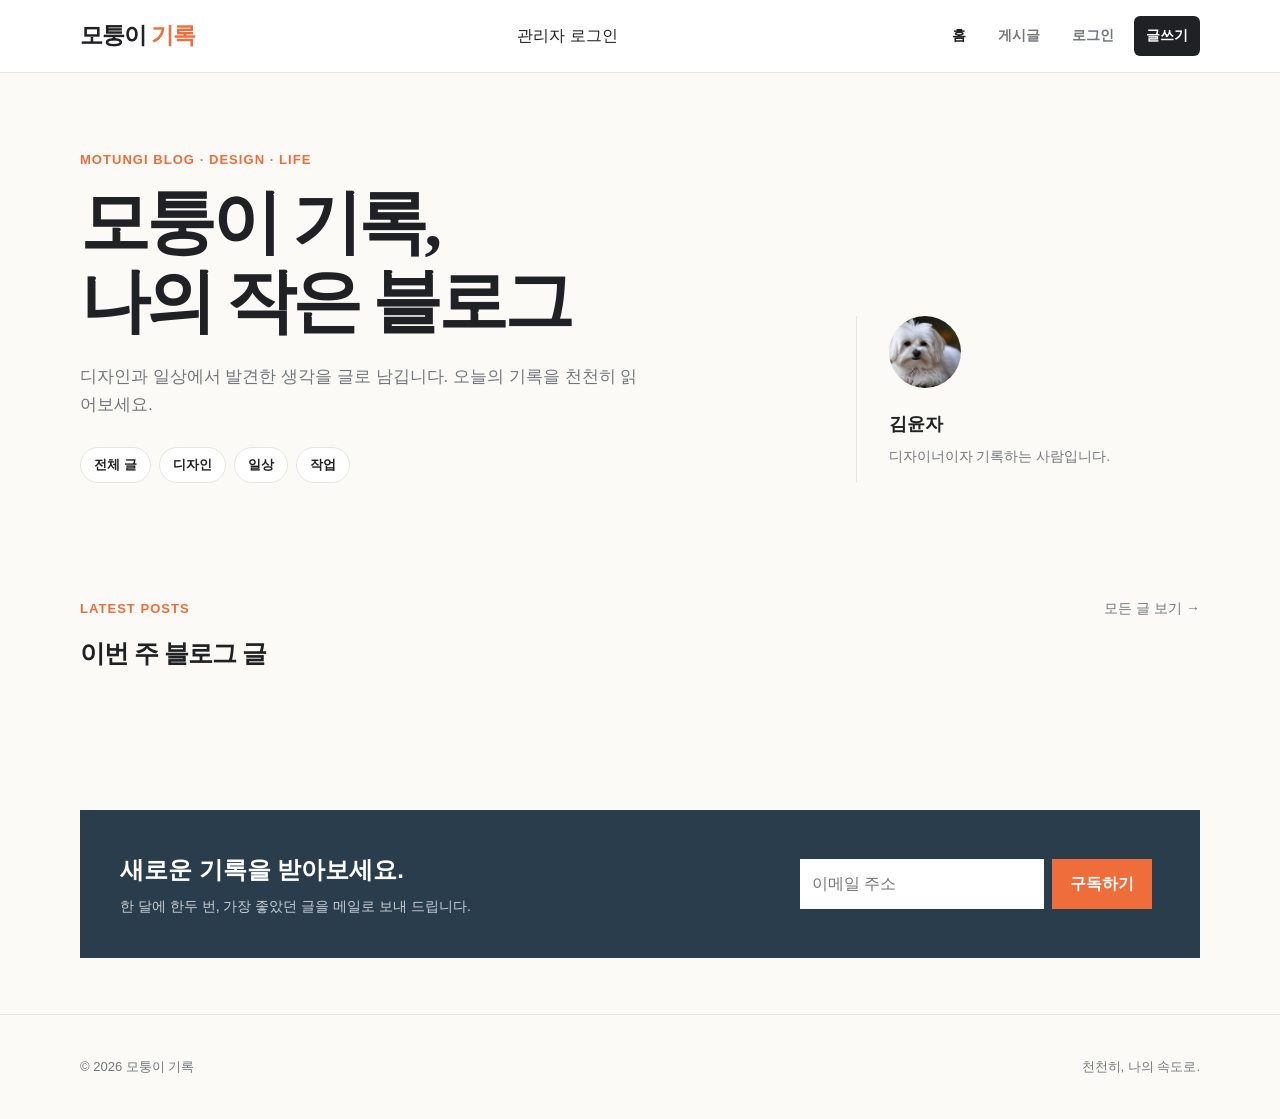
<file: index.html>
<!doctype html>
<html lang="ko">
<head>
  <meta charset="UTF-8">
  <meta name="viewport" content="width=device-width,initial-scale=1.0">
  <title>모퉁이 기록</title>
  <link rel="stylesheet" href="css/style.css">
</head>
<body>
  <header class="site-header">
    <div class="container header-inner">
      <a class="brand" href="index.html">모퉁이 <span>기록</span></a>
      <button class="menu-toggle" aria-label="메뉴 열기" aria-expanded="false">☰</button>
      <nav class="site-nav">
        <a class="active" href="index.html">홈</a>
        <a href="posts.html">게시글</a>
        <a href="login.html">로그인</a>
        <a class="nav-action" href="write.html">글쓰기</a>
      </nav>
    </div>
  </header>

  <main>
    <section class="hero">
      <div class="container hero-grid">
        <div>
          <p class="eyebrow">MOTUNGI BLOG · DESIGN · LIFE</p>
          <h1>모퉁이 기록,<br>나의 작은 블로그</h1>
          <p>디자인과 일상에서 발견한 생각을 글로 남깁니다. 오늘의 기록을 천천히 읽어보세요.</p>
            <div class="blog-categories" aria-label="블로그 카테고리">
              <a href="posts.html">전체 글</a>
              <a href="posts.html?category=Design">디자인</a>
              <a href="posts.html?category=Life">일상</a>
              <a href="posts.html?category=Work">작업</a>
            </div>
        </div>
        <aside class="profile-summary">
          <img class="avatar" src="assets/images/강아지.jpg" alt="운영자 프로필 사진">
          <strong>김윤자</strong>
          <p>디자이너이자 기록하는 사람입니다.</p>
        </aside>
      </div>
    </section>

    <section class="section">
      <div class="container">
        <div class="section-head">
          <div>
            <p class="eyebrow">LATEST POSTS</p>
            <h2 class="section-title">이번 주 블로그 글</h2>
          </div>
          <a href="posts.html">모든 글 보기 →</a>
        </div>
        <div class="post-grid" id="latest-posts"></div>
      </div>
    </section>

    <section class="section">
      <div class="container newsletter">
        <div>
          <h2>새로운 기록을 받아보세요.</h2>
          <p>한 달에 한두 번, 가장 좋았던 글을 메일로 보내 드립니다.</p>
        </div>
        <form class="subscribe" data-message="구독 신청이 완료되었습니다.">
          <input type="email" placeholder="이메일 주소" required>
          <button class="button" type="submit">구독하기</button>
          <span class="form-message"></span>
        </form>
      </div>
    </section>
  </main>

  <footer class="site-footer">
    <div class="container footer-inner">
      <p>© 2026 모퉁이 기록</p>
      <p>천천히, 나의 속도로.</p>
    </div>
  </footer>

  <script src="js/main.js"></script>
</body>
</html>
</file>
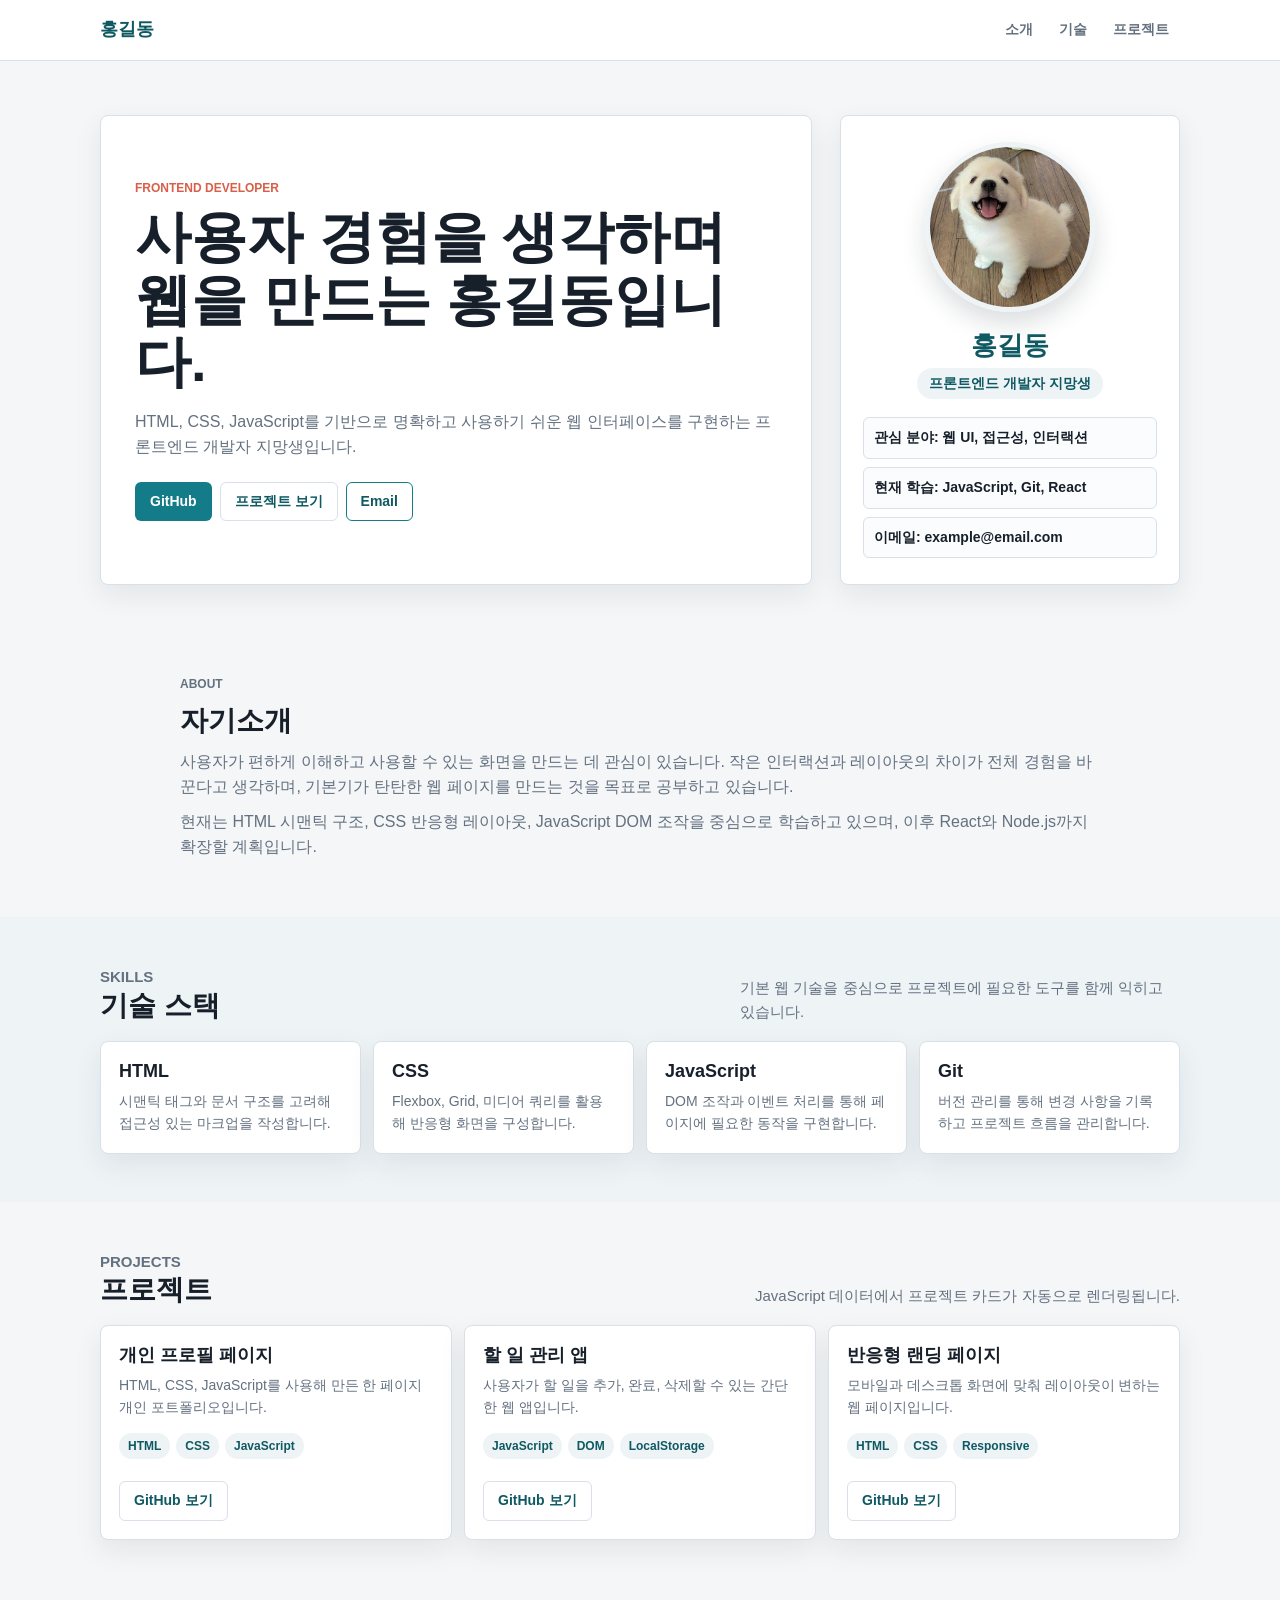
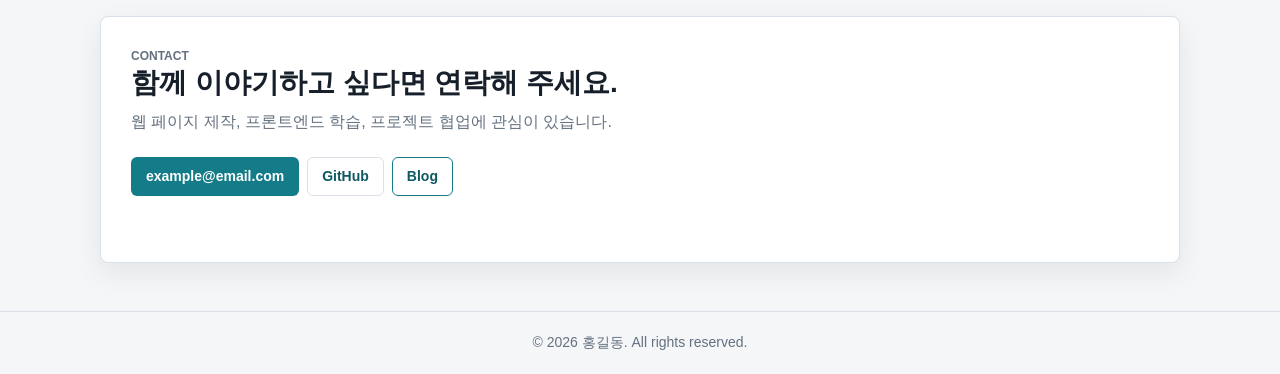
<file: frontend/index.html>
<!DOCTYPE html>
<html lang="ko">
  <head>
    <meta charset="UTF-8" />
    <meta name="viewport" content="width=device-width, initial-scale=1.0" />
    <title>홍길동 | 개인 프로필</title>
    <link rel="stylesheet" href="css/style.css" />
  </head>
  <body>
    <header class="site-header">
      <div class="container header-inner">
        <a class="logo" href="index.html" aria-label="홈으로 이동">홍길동</a>
        <button class="menu-toggle" type="button" aria-label="메뉴 열기" aria-expanded="false">
          <span></span>
          <span></span>
          <span></span>
        </button>
        <nav class="site-nav" aria-label="주요 메뉴">
          <a href="about.html">소개</a>
          <a href="skills.html">기술</a>
          <a href="projects.html">프로젝트</a>
        </nav>
      </div>
    </header>

    <main id="home">
      <section class="hero section">
        <div class="container hero-grid">
          <div class="hero-content">
            <p class="eyebrow">Frontend Developer</p>
            <h1>사용자 경험을 생각하며 웹을 만드는 홍길동입니다.</h1>
            <p class="hero-description">
              HTML, CSS, JavaScript를 기반으로 명확하고 사용하기 쉬운 웹 인터페이스를 구현하는
              프론트엔드 개발자 지망생입니다.
            </p>
            <div class="hero-actions">
              <a class="button primary" href="https://github.com/example" target="_blank" rel="noreferrer">GitHub</a>
              <a class="button secondary" href="projects.html">프로젝트 보기</a>
              <a class="button ghost" href="mailto:example@email.com">Email</a>
            </div>
          </div>

          <div class="profile-card" aria-label="프로필 요약">
            <img class="profile-image" src="assets/images/images.jfif" alt="홍길동 프로필 사진" />
            <h2>홍길동</h2>
            <p>프론트엔드 개발자 지망생</p>
            <ul class="profile-meta">
              <li>관심 분야: 웹 UI, 접근성, 인터랙션</li>
              <li>현재 학습: JavaScript, Git, React</li>
              <li>이메일: example@email.com</li>
            </ul>
          </div>
        </div>
      </section>

      <section id="about" class="section">
        <div class="container narrow">
          <p class="section-label">About</p>
          <h2>자기소개</h2>
          <p>
            사용자가 편하게 이해하고 사용할 수 있는 화면을 만드는 데 관심이 있습니다. 작은
            인터랙션과 레이아웃의 차이가 전체 경험을 바꾼다고 생각하며, 기본기가 탄탄한 웹
            페이지를 만드는 것을 목표로 공부하고 있습니다.
          </p>
          <p>
            현재는 HTML 시맨틱 구조, CSS 반응형 레이아웃, JavaScript DOM 조작을 중심으로
            학습하고 있으며, 이후 React와 Node.js까지 확장할 계획입니다.
          </p>
        </div>
      </section>

      <section id="skills" class="section muted">
        <div class="container">
          <div class="section-heading">
            <div>
              <p class="section-label">Skills</p>
              <h2>기술 스택</h2>
            </div>
            <p>기본 웹 기술을 중심으로 프로젝트에 필요한 도구를 함께 익히고 있습니다.</p>
          </div>
          <div class="skill-grid">
            <article class="skill-card">
              <h3>HTML</h3>
              <p>시맨틱 태그와 문서 구조를 고려해 접근성 있는 마크업을 작성합니다.</p>
            </article>
            <article class="skill-card">
              <h3>CSS</h3>
              <p>Flexbox, Grid, 미디어 쿼리를 활용해 반응형 화면을 구성합니다.</p>
            </article>
            <article class="skill-card">
              <h3>JavaScript</h3>
              <p>DOM 조작과 이벤트 처리를 통해 페이지에 필요한 동작을 구현합니다.</p>
            </article>
            <article class="skill-card">
              <h3>Git</h3>
              <p>버전 관리를 통해 변경 사항을 기록하고 프로젝트 흐름을 관리합니다.</p>
            </article>
          </div>
        </div>
      </section>

      <section id="projects" class="section">
        <div class="container">
          <div class="section-heading">
            <div>
              <p class="section-label">Projects</p>
              <h2>프로젝트</h2>
            </div>
            <p>JavaScript 데이터에서 프로젝트 카드가 자동으로 렌더링됩니다.</p>
          </div>
          <div id="project-list" class="project-grid" aria-live="polite"></div>
        </div>
      </section>

      <section id="contact" class="section contact-section">
        <div class="container contact-box">
          <p class="section-label">Contact</p>
          <h2>함께 이야기하고 싶다면 연락해 주세요.</h2>
          <p>웹 페이지 제작, 프론트엔드 학습, 프로젝트 협업에 관심이 있습니다.</p>
          <div class="contact-actions">
            <a class="button primary" href="mailto:example@email.com" data-contact="email">example@email.com</a>
            <a class="button secondary" href="https://github.com/example" target="_blank" rel="noreferrer">GitHub</a>
            <a class="button ghost" href="https://example.com" target="_blank" rel="noreferrer">Blog</a>
          </div>
          <p id="contact-message" class="contact-message" role="status"></p>
        </div>
      </section>
    </main>

    <footer class="site-footer">
      <div class="container">
        <p>&copy; 2026 홍길동. All rights reserved.</p>
      </div>
    </footer>

    <script src="js/main.js"></script>
  </body>
</html>
</file>
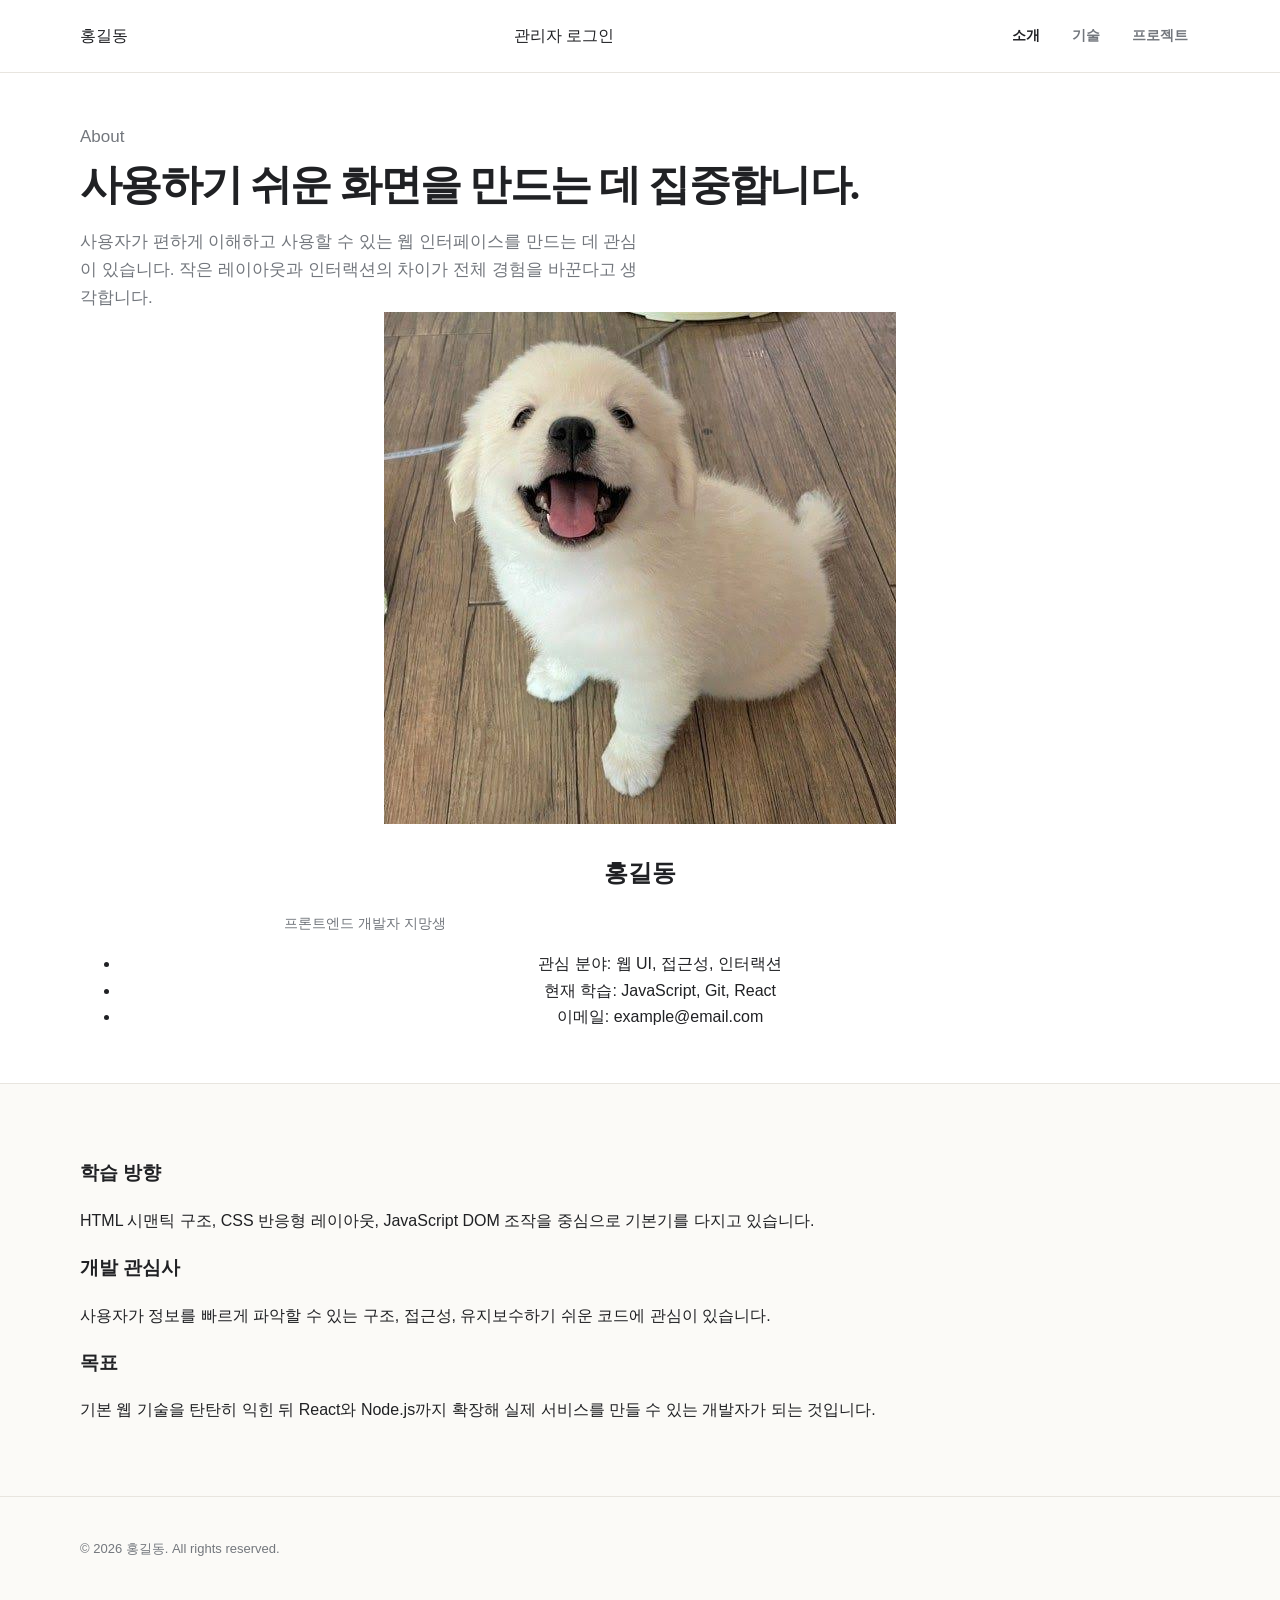
<file: about.html>
<!DOCTYPE html>
<html lang="ko">
  <head>
    <meta charset="UTF-8" />
    <meta name="viewport" content="width=device-width, initial-scale=1.0" />
    <title>소개 | 홍길동</title>
    <link rel="stylesheet" href="css/style.css" />
  </head>
  <body>
    <header class="site-header">
      <div class="container header-inner">
        <a class="logo" href="index.html" aria-label="홈으로 이동">홍길동</a>
        <button class="menu-toggle" type="button" aria-label="메뉴 열기" aria-expanded="false">
          <span></span>
          <span></span>
          <span></span>
        </button>
        <nav class="site-nav" aria-label="주요 메뉴">
          <a class="active" href="about.html">소개</a>
          <a href="skills.html">기술</a>
          <a href="projects.html">프로젝트</a>
        </nav>
      </div>
    </header>

    <main>
      <section class="section page-hero">
        <div class="container page-grid">
          <div class="page-panel">
            <p class="section-label">About</p>
            <h1>사용하기 쉬운 화면을 만드는 데 집중합니다.</h1>
            <p>
              사용자가 편하게 이해하고 사용할 수 있는 웹 인터페이스를 만드는 데 관심이 있습니다.
              작은 레이아웃과 인터랙션의 차이가 전체 경험을 바꾼다고 생각합니다.
            </p>
          </div>
          <aside class="profile-card" aria-label="프로필 요약">
            <img class="profile-image" src="assets/images/images.jfif" alt="홍길동 프로필 사진" />
            <h2>홍길동</h2>
            <p>프론트엔드 개발자 지망생</p>
            <ul class="profile-meta">
              <li>관심 분야: 웹 UI, 접근성, 인터랙션</li>
              <li>현재 학습: JavaScript, Git, React</li>
              <li>이메일: example@email.com</li>
            </ul>
          </aside>
        </div>
      </section>

      <section class="section muted">
        <div class="container content-list">
          <article class="skill-card">
            <h3>학습 방향</h3>
            <p>HTML 시맨틱 구조, CSS 반응형 레이아웃, JavaScript DOM 조작을 중심으로 기본기를 다지고 있습니다.</p>
          </article>
          <article class="skill-card">
            <h3>개발 관심사</h3>
            <p>사용자가 정보를 빠르게 파악할 수 있는 구조, 접근성, 유지보수하기 쉬운 코드에 관심이 있습니다.</p>
          </article>
          <article class="skill-card">
            <h3>목표</h3>
            <p>기본 웹 기술을 탄탄히 익힌 뒤 React와 Node.js까지 확장해 실제 서비스를 만들 수 있는 개발자가 되는 것입니다.</p>
          </article>
        </div>
      </section>
    </main>

    <footer class="site-footer">
      <div class="container">
        <p>&copy; 2026 홍길동. All rights reserved.</p>
      </div>
    </footer>

    <script src="js/main.js"></script>
  </body>
</html>
</file>
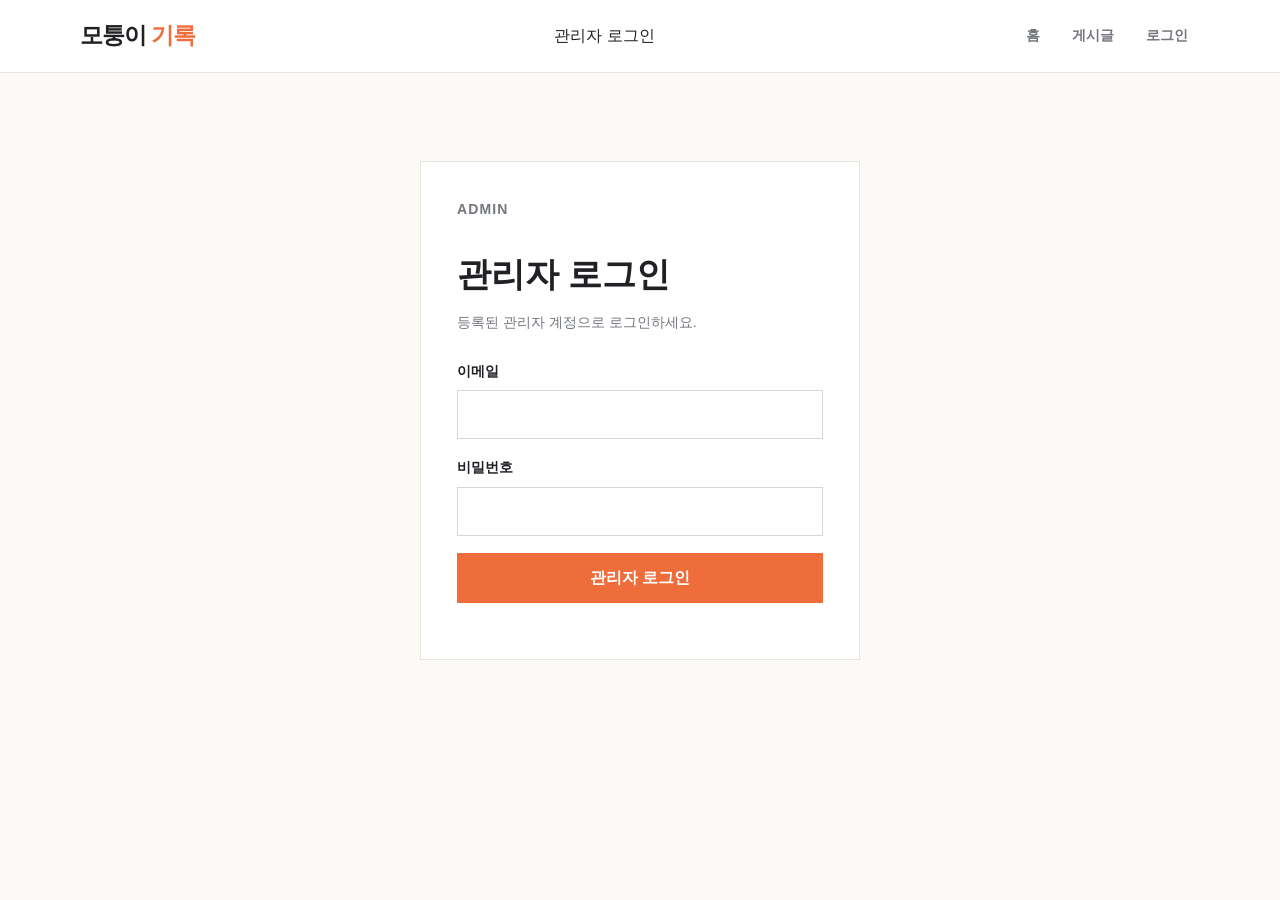
<file: admin-login.html>
<!doctype html><html lang="ko"><head><meta charset="UTF-8"><meta name="viewport" content="width=device-width, initial-scale=1.0"><title>관리자 로그인 | 모퉁이 기록</title><link rel="stylesheet" href="css/style.css"></head><body><header class="site-header"><div class="container header-inner"><a class="brand" href="index.html">모퉁이 <span>기록</span></a><button class="menu-toggle" type="button" aria-label="메뉴 열기" aria-expanded="false">☰</button><nav class="site-nav" aria-label="주요 메뉴"><a href="index.html">홈</a><a href="posts.html">게시글</a><a href="login.html">로그인</a></nav></div></header><main class="auth-wrap"><section class="auth-card"><p class="eyebrow">ADMIN</p><h1>관리자 로그인</h1><p>등록된 관리자 계정으로 로그인하세요.</p><form data-admin-auth><label class="field">이메일<input name="email" type="email" autocomplete="username" required></label><label class="field">비밀번호<input name="password" type="password" autocomplete="current-password" required></label><button class="button full" type="submit">관리자 로그인</button><p class="form-message form-note" role="status"></p></form></section></main><script src="js/main.js"></script></body></html>
</file>
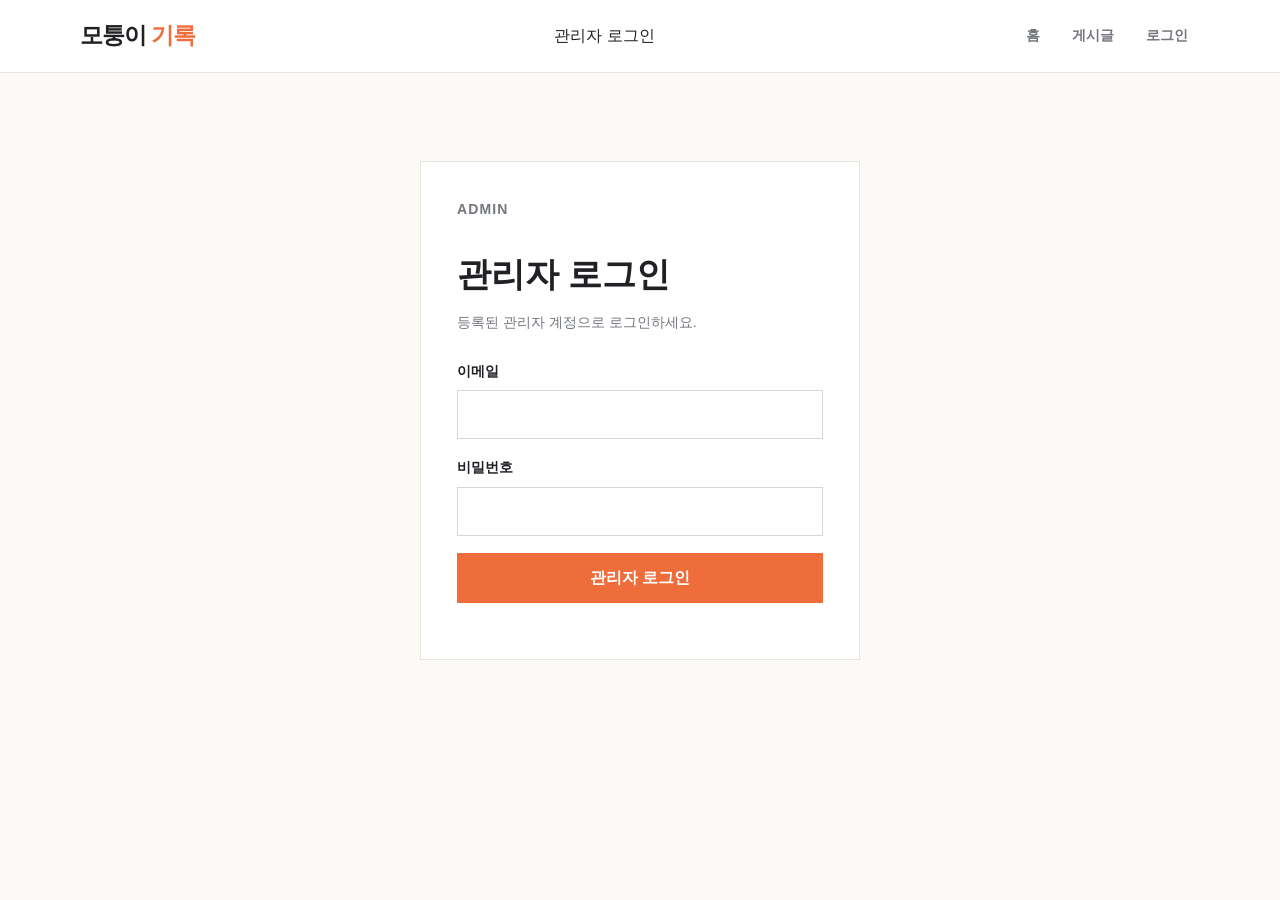
<file: admin.html>
<!doctype html>
<html lang="ko">
<head>
  <meta charset="UTF-8">
  <meta name="viewport" content="width=device-width, initial-scale=1.0">
  <title>관리자 대시보드 | 모퉁이 기록</title>
  <link rel="stylesheet" href="css/style.css">
</head>
<body class="admin-body">
  <header class="site-header"><div class="container header-inner"><a class="brand" href="index.html">모퉁이 <span>기록</span></a><button class="menu-toggle" type="button" aria-label="메뉴 열기" aria-expanded="false">☰</button><nav class="site-nav"><a href="index.html">홈</a><a href="posts.html">게시글</a><a href="login.html">로그인</a><a href="write.html">글쓰기</a></nav></div></header>
  <main class="container admin-page">
    <section class="admin-heading"><div><p class="eyebrow">ADMIN WORKSPACE</p><h1>블로그 관리</h1><p>콘텐츠와 커뮤니티 현황을 한 곳에서 확인하세요.</p></div><a class="admin-home-link" href="index.html">사이트 보기 ↗</a></section>
    <p class="form-message admin-message"></p>
    <div class="admin-content" hidden>
      <aside class="admin-sidebar" aria-label="관리 메뉴">
        <div class="admin-sidebar-title"><span class="admin-avatar">A</span><div><strong>관리자</strong><small>콘텐츠 센터</small></div></div>
        <nav class="admin-nav" aria-label="대시보드 카테고리">
          <button class="is-active" type="button" data-admin-nav="overview"><span>⌘</span>개요</button>
          <button type="button" data-admin-nav="users"><span>◉</span>회원 관리 <b id="admin-user-nav-count">0</b></button>
          <button type="button" data-admin-nav="posts"><span>▤</span>게시글 관리 <b id="admin-post-nav-count">0</b></button>
          <button type="button" data-admin-nav="comments"><span>◌</span>댓글 관리 <b id="admin-comment-nav-count">0</b></button>
        </nav>
        <p class="admin-sidebar-note">변경한 공개 상태는 즉시 사이트에 적용됩니다.</p>
      </aside>
      <div class="admin-main">
        <section class="admin-panel" data-admin-panel="overview"><div class="admin-panel-heading"><div><p class="eyebrow">OVERVIEW</p><h2>사이트 현황</h2></div><span class="admin-live-dot">실시간</span></div><section class="admin-stats"><article><span>전체 회원</span><strong id="admin-user-count">0</strong><small>등록된 계정</small></article><article><span>게시글</span><strong id="admin-post-count">0</strong><small>작성된 콘텐츠</small></article><article><span>댓글</span><strong id="admin-comment-count">0</strong><small>커뮤니티 반응</small></article></section><section class="admin-welcome-card"><div><p class="eyebrow">QUICK GUIDE</p><h3>왼쪽 메뉴에서 관리할 항목을 선택하세요.</h3><p>회원 정보, 게시글 공개 상태, 댓글을 각각 빠르게 확인하고 관리할 수 있습니다.</p></div><span aria-hidden="true">✦</span></section></section>
        <section class="admin-panel admin-section" data-admin-panel="users" hidden><div class="admin-panel-heading"><div><p class="eyebrow">MEMBERS</p><h2>회원 관리</h2></div><span class="admin-count-badge" id="admin-user-panel-count">0명</span></div><div class="admin-table-wrap"><table><thead><tr><th>이름</th><th>이메일</th><th>가입일</th></tr></thead><tbody id="admin-users"></tbody></table></div></section>
        <section class="admin-panel admin-section" data-admin-panel="posts" hidden><div class="admin-panel-heading"><div><p class="eyebrow">CONTENT</p><h2>게시글 관리</h2></div><span class="admin-count-badge" id="admin-post-panel-count">0개</span></div><div class="admin-table-wrap"><table><thead><tr><th>제목</th><th>작성자</th><th>조회</th><th>좋아요</th><th>싫어요</th><th>공개 상태</th><th>관리</th></tr></thead><tbody id="admin-posts"></tbody></table></div></section>
        <section class="admin-panel admin-section" data-admin-panel="comments" hidden><div class="admin-panel-heading"><div><p class="eyebrow">COMMUNITY</p><h2>댓글 관리</h2></div><span class="admin-count-badge" id="admin-comment-panel-count">0개</span></div><div class="admin-table-wrap"><table><thead><tr><th>내용</th><th>작성자</th><th>게시글</th><th>공개 상태</th><th>관리</th></tr></thead><tbody id="admin-comments"></tbody></table></div></section>
      </div>
    </div>
  </main>
  <footer class="site-footer"><div class="container">© 2026 모퉁이 기록</div></footer>
  <script src="js/main.js"></script>
</body>
</html>
</file>
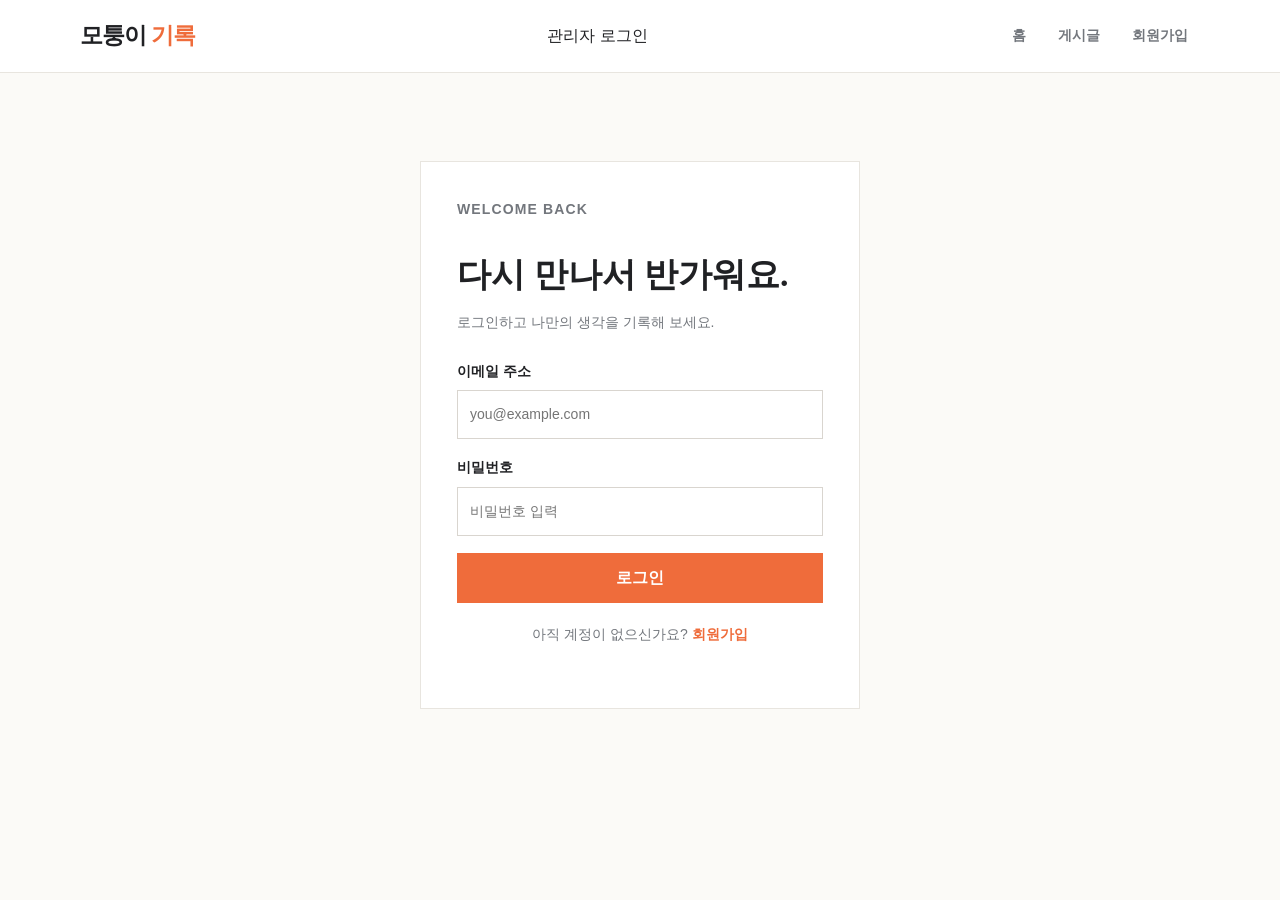
<file: login.html>
<!doctype html>
<html lang="ko">
<head>
  <meta charset="UTF-8">
  <meta name="viewport" content="width=device-width,initial-scale=1.0">
  <title>로그인 | 모퉁이 기록</title>
  <link rel="stylesheet" href="css/style.css">
  <link rel="stylesheet" href="css/auth-fix.css">
</head>
<body>
  <header class="site-header">
    <div class="container header-inner">
      <a class="brand" href="index.html">모퉁이 <span>기록</span></a>
      <button class="menu-toggle" aria-label="메뉴 열기" aria-expanded="false">☰</button>
      <nav class="site-nav">
        <a href="index.html">홈</a>
        <a href="posts.html">게시글</a>
        <a href="signup.html">회원가입</a>
      </nav>
    </div>
  </header>

  <main class="auth-wrap">
    <section class="auth-card">
      <p class="eyebrow">WELCOME BACK</p>
      <h1>다시 만나서 반가워요.</h1>
      <p>로그인하고 나만의 생각을 기록해 보세요.</p>

      <form data-auth-mode="login">
        <label class="field">이메일 주소
          <input name="email" type="email" placeholder="you@example.com" autocomplete="email" required>
        </label>
        <label class="field">비밀번호
          <input name="password" type="password" placeholder="비밀번호 입력" autocomplete="current-password" required>
        </label>
        <button type="submit" class="button full">로그인</button>
        <p class="form-message form-note" role="status"></p>
      </form>

      <p class="form-note">아직 계정이 없으신가요? <a class="text-link" href="signup.html">회원가입</a></p>
    </section>
  </main>

  <script src="js/main.js"></script>
</body>
</html>
</file>
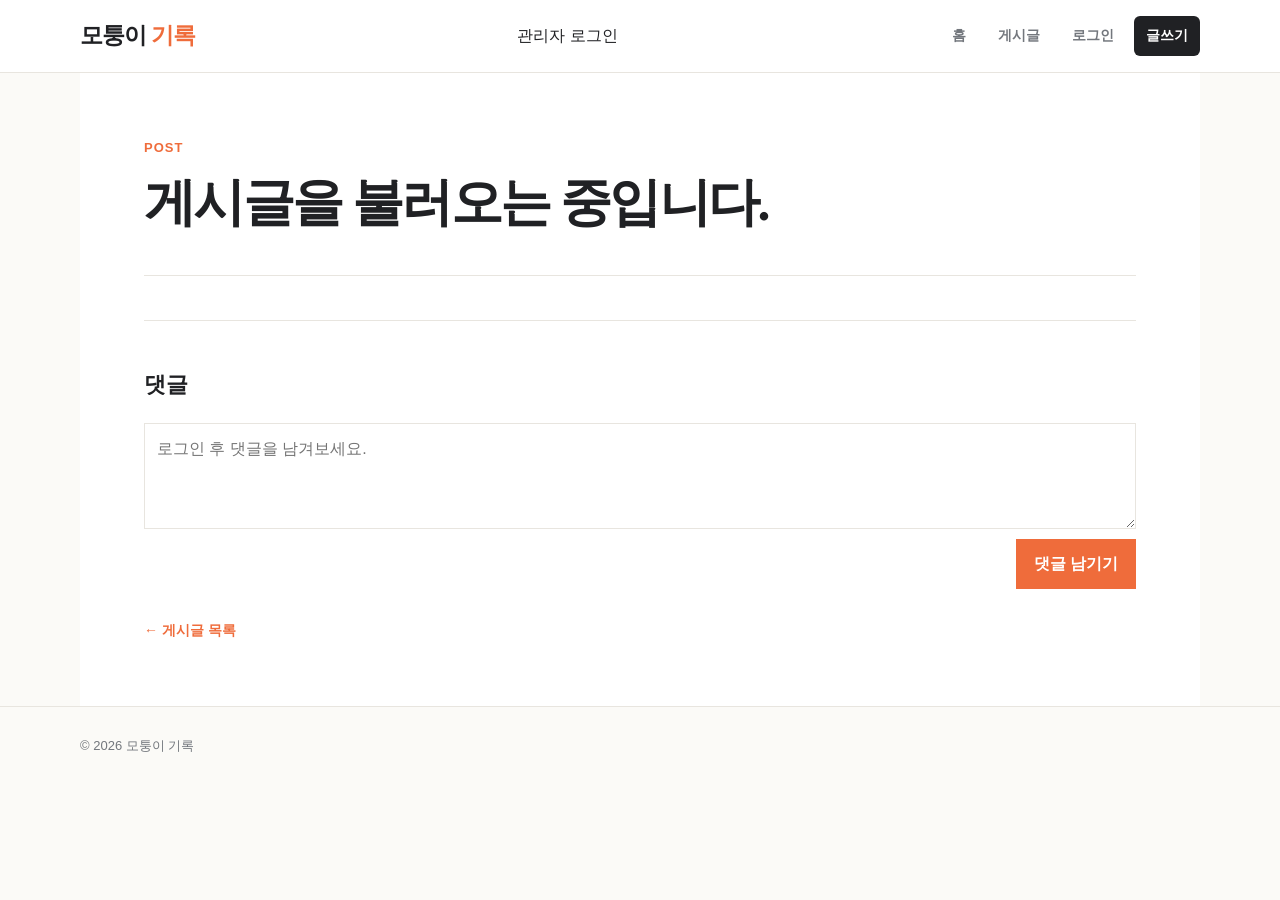
<file: post-detail.html>
<!doctype html>
<html lang="ko">
<head><meta charset="UTF-8"><meta name="viewport" content="width=device-width,initial-scale=1"><title>게시글 | 모퉁이 기록</title><link rel="stylesheet" href="css/style.css"></head>
<body>
  <header class="site-header"><div class="container header-inner"><a class="brand" href="index.html">모퉁이 <span>기록</span></a><button class="menu-toggle" type="button" aria-label="메뉴 열기" aria-expanded="false">☰</button><nav class="site-nav"><a href="index.html">홈</a><a href="posts.html">게시글</a><a href="login.html">로그인</a><a class="nav-action" href="write.html">글쓰기</a></nav></div></header>
  <main class="container article-page"><article class="article"><header class="article-header"><p class="eyebrow">POST</p><h1>게시글을 불러오는 중입니다.</h1><p class="article-meta"></p></header><div class="article-body"></div><section id="comments" class="comments"><h2>댓글</h2><div class="comment-list"></div><form><textarea rows="3" placeholder="로그인 후 댓글을 남겨보세요." required></textarea><button class="button" type="submit">댓글 남기기</button><p class="form-message form-note"></p></form></section><footer class="article-footer"><a class="text-link" href="posts.html">← 게시글 목록</a></footer></article></main>
  <footer class="site-footer"><div class="container">© 2026 모퉁이 기록</div></footer>
  <script src="js/main.js"></script><script src="js/post-actions.js"></script><script src="js/post-image.js"></script>
</body>
</html>
</file>
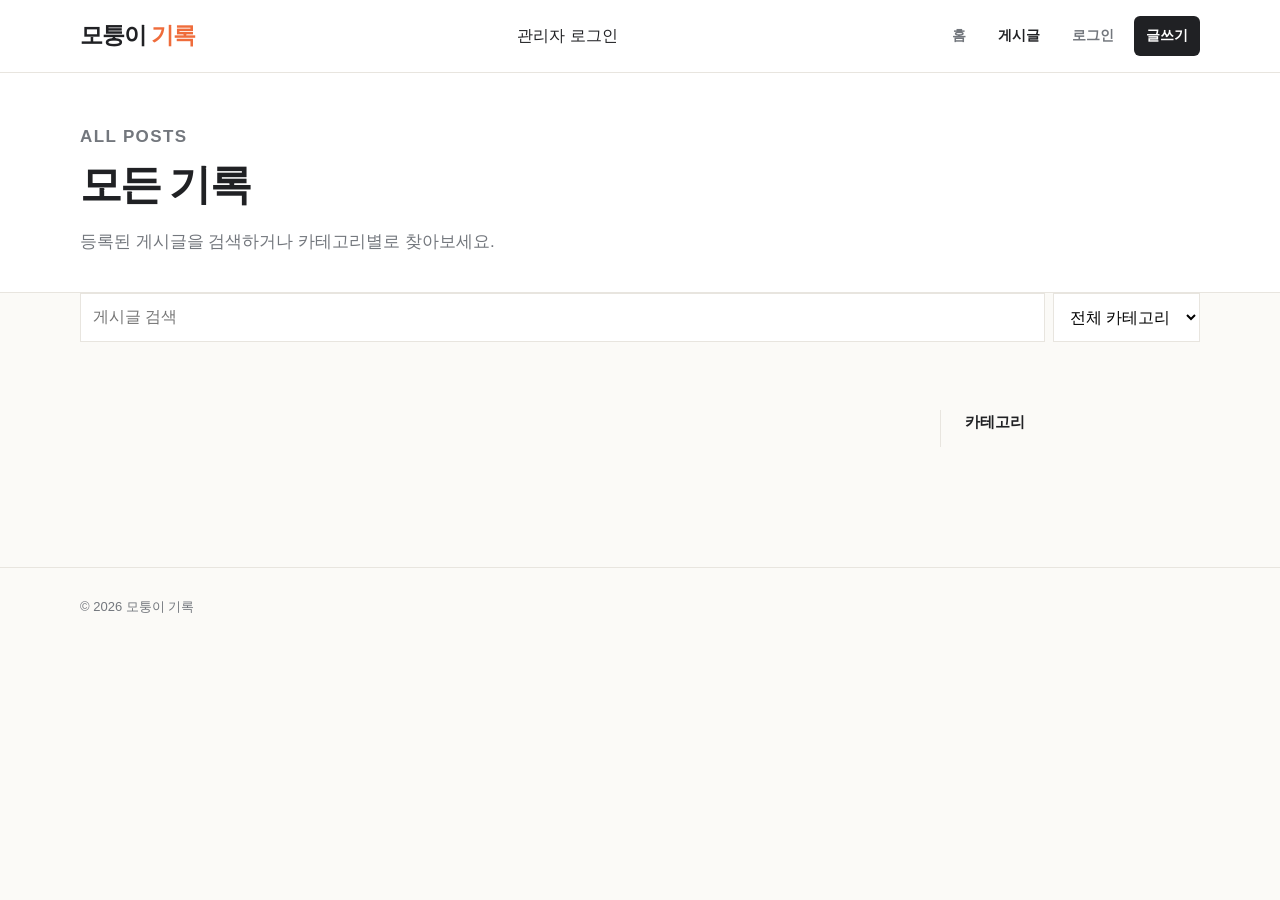
<file: posts.html>
<!doctype html>
<html lang="ko">
<head>
  <meta charset="UTF-8">
  <meta name="viewport" content="width=device-width,initial-scale=1.0">
  <title>게시글 목록 | 모퉁이 기록</title>
  <link rel="stylesheet" href="css/style.css">
  <link rel="stylesheet" href="css/editor-fix.css">
</head>
<body>
  <header class="site-header">
    <div class="container header-inner">
      <a class="brand" href="index.html">모퉁이 <span>기록</span></a>
      <button class="menu-toggle" aria-label="메뉴 열기" aria-expanded="false">☰</button>
      <nav class="site-nav">
        <a href="index.html">홈</a>
        <a class="active" href="posts.html">게시글</a>
        <a href="login.html">로그인</a>
        <a class="nav-action" href="write.html">글쓰기</a>
      </nav>
    </div>
  </header>

  <main>
    <section class="page-hero">
      <div class="container">
        <p class="eyebrow">ALL POSTS</p>
        <h1>모든 기록</h1>
        <p>등록된 게시글을 검색하거나 카테고리별로 찾아보세요.</p>
      </div>
    </section>

    <div class="container archive-tools">
      <input id="post-search" type="search" placeholder="게시글 검색" aria-label="게시글 검색">
      <select id="category-filter" aria-label="카테고리 필터">
        <option value="">전체 카테고리</option>
      </select>
      <input id="post-page" type="hidden" value="1">
    </div>

    <div class="container content-layout">
      <section class="post-list" id="post-list" aria-label="게시글 목록"></section>
      <aside class="sidebar">
        <h3>카테고리</h3>
        <div id="category-links"></div>
      </aside>
    </div>
    <div class="container"><div id="pagination" class="pagination" aria-label="게시글 페이지"></div></div>
  </main>

  <footer class="site-footer">
    <div class="container">© 2026 모퉁이 기록</div>
  </footer>

  <script src="js/main.js"></script>
</body>
</html>
</file>
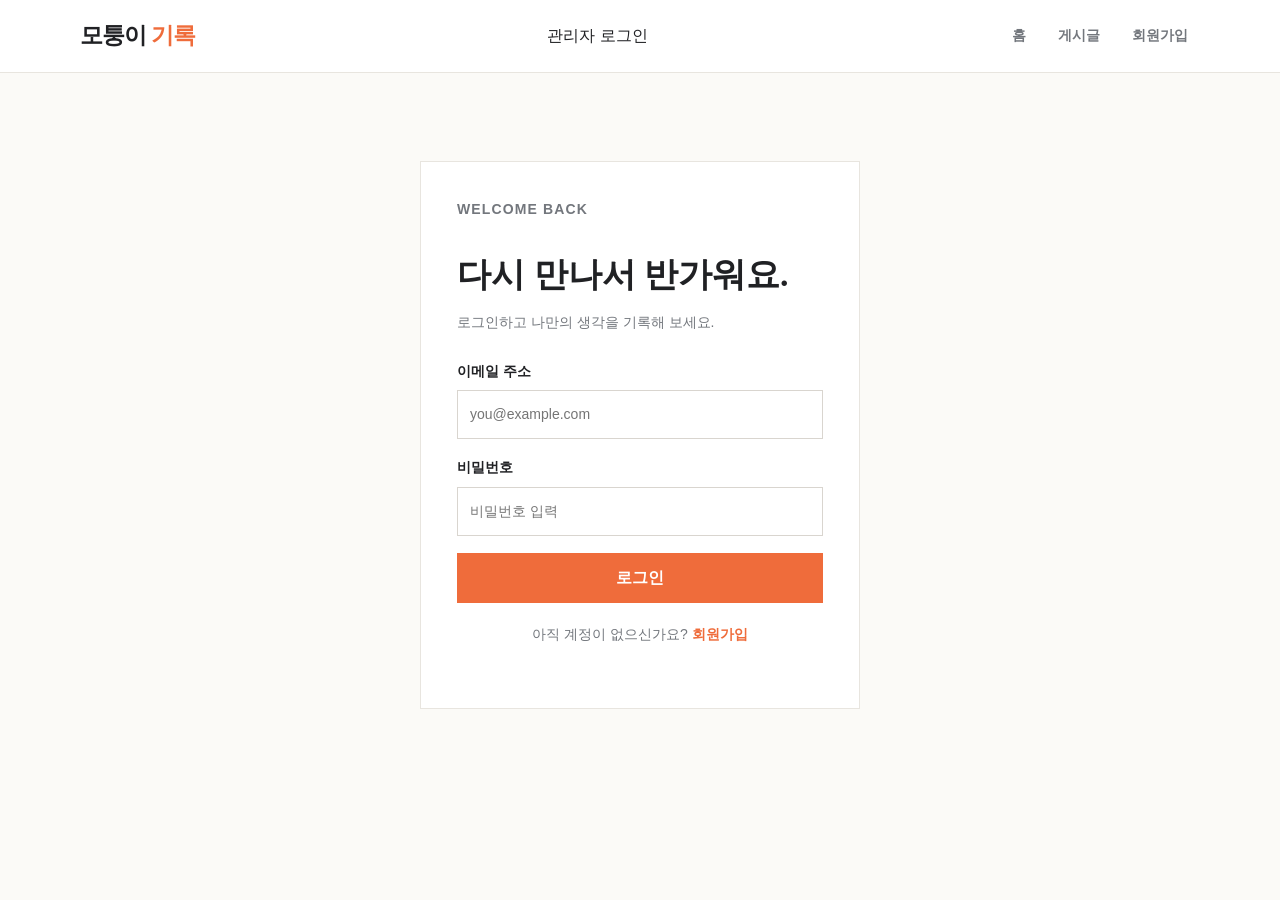
<file: profile.html>
<!doctype html>
<html lang="ko">
<head><meta charset="UTF-8"><meta name="viewport" content="width=device-width,initial-scale=1"><title>내 프로필 | 모퉁이 기록</title><link rel="stylesheet" href="css/style.css"></head>
<body>
  <header class="site-header"><div class="container header-inner"><a class="brand" href="index.html">모퉁이 <span>기록</span></a><button class="menu-toggle" type="button" aria-label="메뉴 열기" aria-expanded="false">☰</button><nav class="site-nav"><a href="index.html">홈</a><a href="posts.html">게시글</a><a href="login.html">로그인</a><a class="nav-action" href="write.html">글쓰기</a></nav></div></header>
  <main class="container profile-page profile-dashboard">
    <aside class="profile-card"><div class="profile-initial" data-profile-initial>U</div><p class="eyebrow">MY PROFILE</p><h1 data-user-name>내 프로필</h1><p class="profile-handle" data-user-email></p><div class="stats"><span><b data-profile-post-count>0</b> 게시글</span></div><a class="button full" href="write.html">새 글 작성</a><details class="password-settings"><summary>비밀번호 변경</summary><form data-password-form><label>현재 비밀번호<input name="currentPassword" type="password" autocomplete="current-password" required></label><label>새 비밀번호<input name="newPassword" type="password" autocomplete="new-password" minlength="8" required></label><label>새 비밀번호 확인<input name="confirmPassword" type="password" autocomplete="new-password" minlength="8" required></label><button class="button full" type="submit">비밀번호 저장</button><p class="form-message form-note" role="status"></p></form></details></aside>
    <section class="profile-posts"><div class="section-head"><div><p class="eyebrow">MY ARCHIVE</p><h2>내가 작성한 글</h2></div><a class="text-link" href="write.html">새 글 작성 →</a></div><p class="section-intro">수정하거나 삭제할 글을 선택하세요.</p><div class="post-list" data-profile-post-list></div></section>
  </main>
  <footer class="site-footer"><div class="container">© 2026 모퉁이 기록</div></footer>
  <script src="js/main.js"></script><script src="js/profile.js"></script>
</body>
</html>
</file>
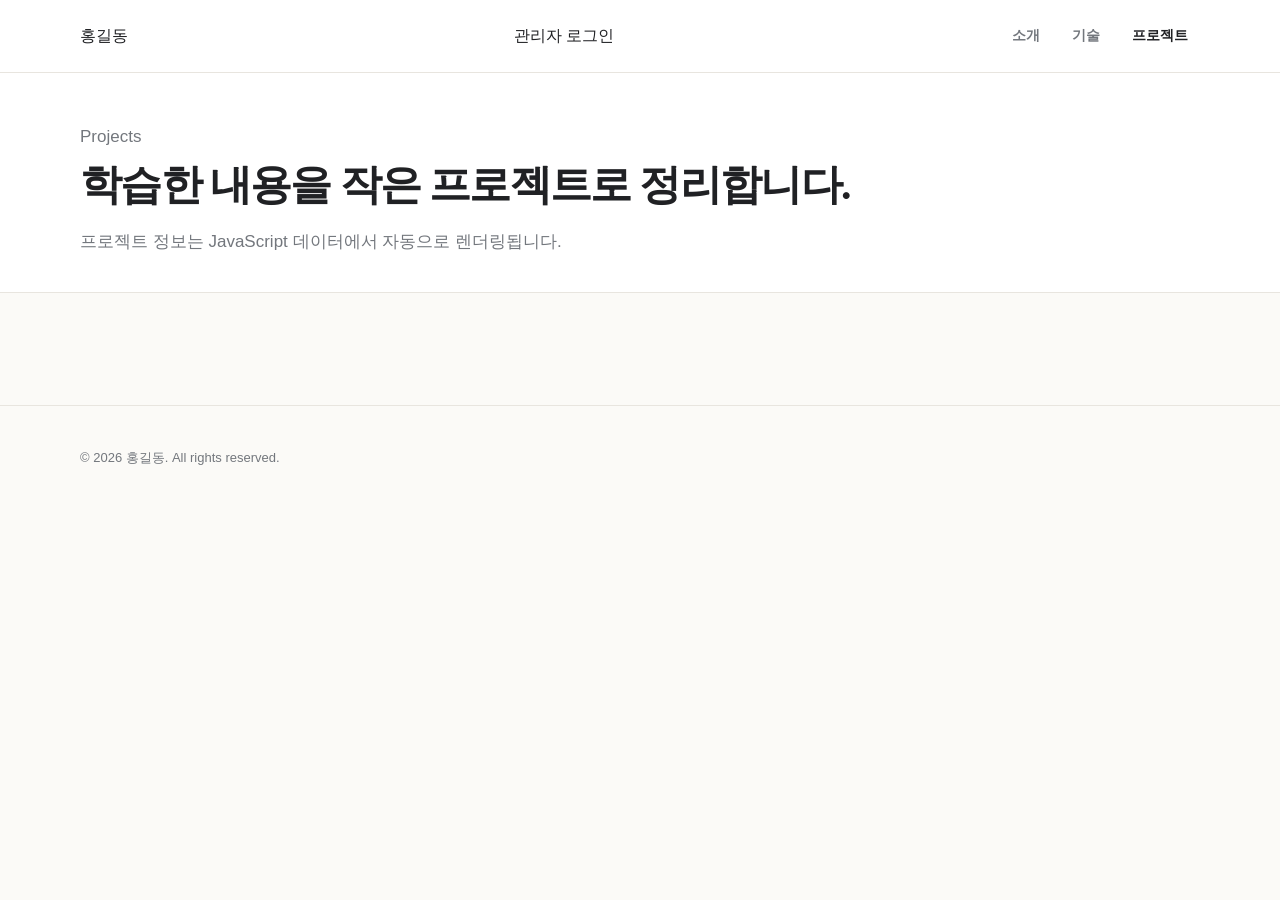
<file: projects.html>
<!DOCTYPE html>
<html lang="ko">
  <head>
    <meta charset="UTF-8" />
    <meta name="viewport" content="width=device-width, initial-scale=1.0" />
    <title>프로젝트 | 홍길동</title>
    <link rel="stylesheet" href="css/style.css" />
  </head>
  <body>
    <header class="site-header">
      <div class="container header-inner">
        <a class="logo" href="index.html" aria-label="홈으로 이동">홍길동</a>
        <button class="menu-toggle" type="button" aria-label="메뉴 열기" aria-expanded="false">
          <span></span>
          <span></span>
          <span></span>
        </button>
        <nav class="site-nav" aria-label="주요 메뉴">
          <a href="about.html">소개</a>
          <a href="skills.html">기술</a>
          <a class="active" href="projects.html">프로젝트</a>
        </nav>
      </div>
    </header>

    <main>
      <section class="section page-hero">
        <div class="container page-panel">
          <p class="section-label">Projects</p>
          <h1>학습한 내용을 작은 프로젝트로 정리합니다.</h1>
          <p>프로젝트 정보는 JavaScript 데이터에서 자동으로 렌더링됩니다.</p>
        </div>
      </section>

      <section class="section muted">
        <div class="container">
          <div id="project-list" class="project-grid" aria-live="polite"></div>
        </div>
      </section>
    </main>

    <footer class="site-footer">
      <div class="container">
        <p>&copy; 2026 홍길동. All rights reserved.</p>
      </div>
    </footer>

    <script src="js/main.js"></script>
  </body>
</html>
</file>
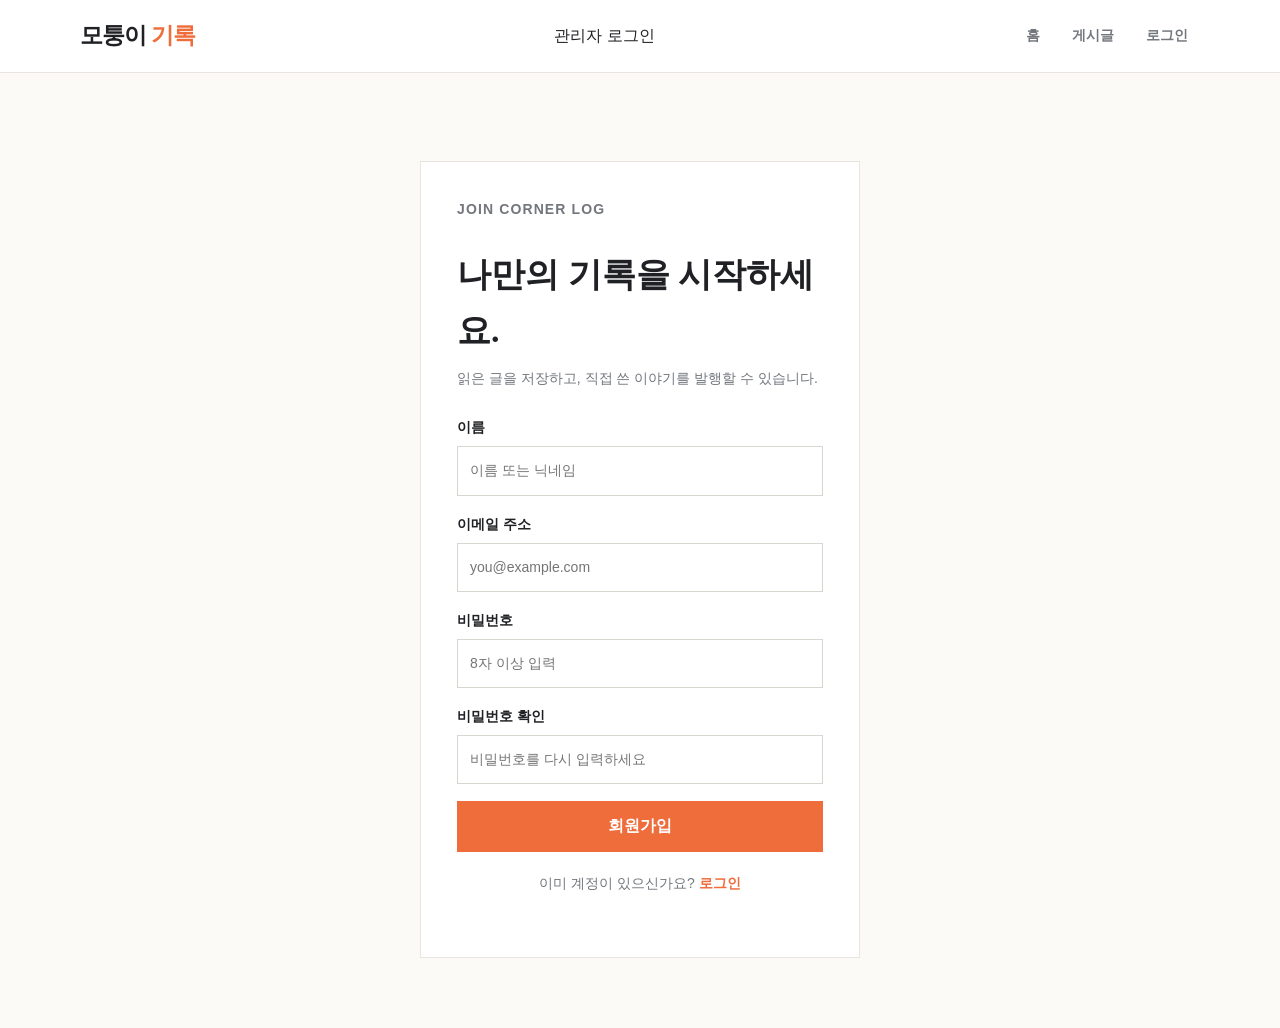
<file: signup.html>
<!doctype html>
<html lang="ko">
<head>
  <meta charset="UTF-8">
  <meta name="viewport" content="width=device-width,initial-scale=1.0">
  <title>회원가입 | 모퉁이 기록</title>
  <link rel="stylesheet" href="css/style.css">
  <link rel="stylesheet" href="css/auth-fix.css">
</head>
<body>
  <header class="site-header">
    <div class="container header-inner">
      <a class="brand" href="index.html">모퉁이 <span>기록</span></a>
      <button class="menu-toggle" aria-label="메뉴 열기" aria-expanded="false">☰</button>
      <nav class="site-nav">
        <a href="index.html">홈</a>
        <a href="posts.html">게시글</a>
        <a href="login.html">로그인</a>
      </nav>
    </div>
  </header>

  <main class="auth-wrap">
    <section class="auth-card">
      <p class="eyebrow">JOIN CORNER LOG</p>
      <h1>나만의 기록을 시작하세요.</h1>
      <p>읽은 글을 저장하고, 직접 쓴 이야기를 발행할 수 있습니다.</p>

      <form data-auth-mode="signup">
        <label class="field">이름
          <input name="name" type="text" placeholder="이름 또는 닉네임" autocomplete="name" required>
        </label>
        <label class="field">이메일 주소
          <input name="email" type="email" placeholder="you@example.com" autocomplete="email" required>
        </label>
        <label class="field">비밀번호
          <input name="password" type="password" placeholder="8자 이상 입력" minlength="8" autocomplete="new-password" required>
        </label>
        <label class="field">비밀번호 확인
          <input name="passwordConfirm" type="password" placeholder="비밀번호를 다시 입력하세요" minlength="8" autocomplete="new-password" required>
        </label>
        <button type="submit" class="button full">회원가입</button>
        <p class="form-message form-note" role="status"></p>
      </form>

      <p class="form-note">이미 계정이 있으신가요? <a class="text-link" href="login.html">로그인</a></p>
    </section>
  </main>

  <script src="js/main.js"></script>
</body>
</html>
</file>
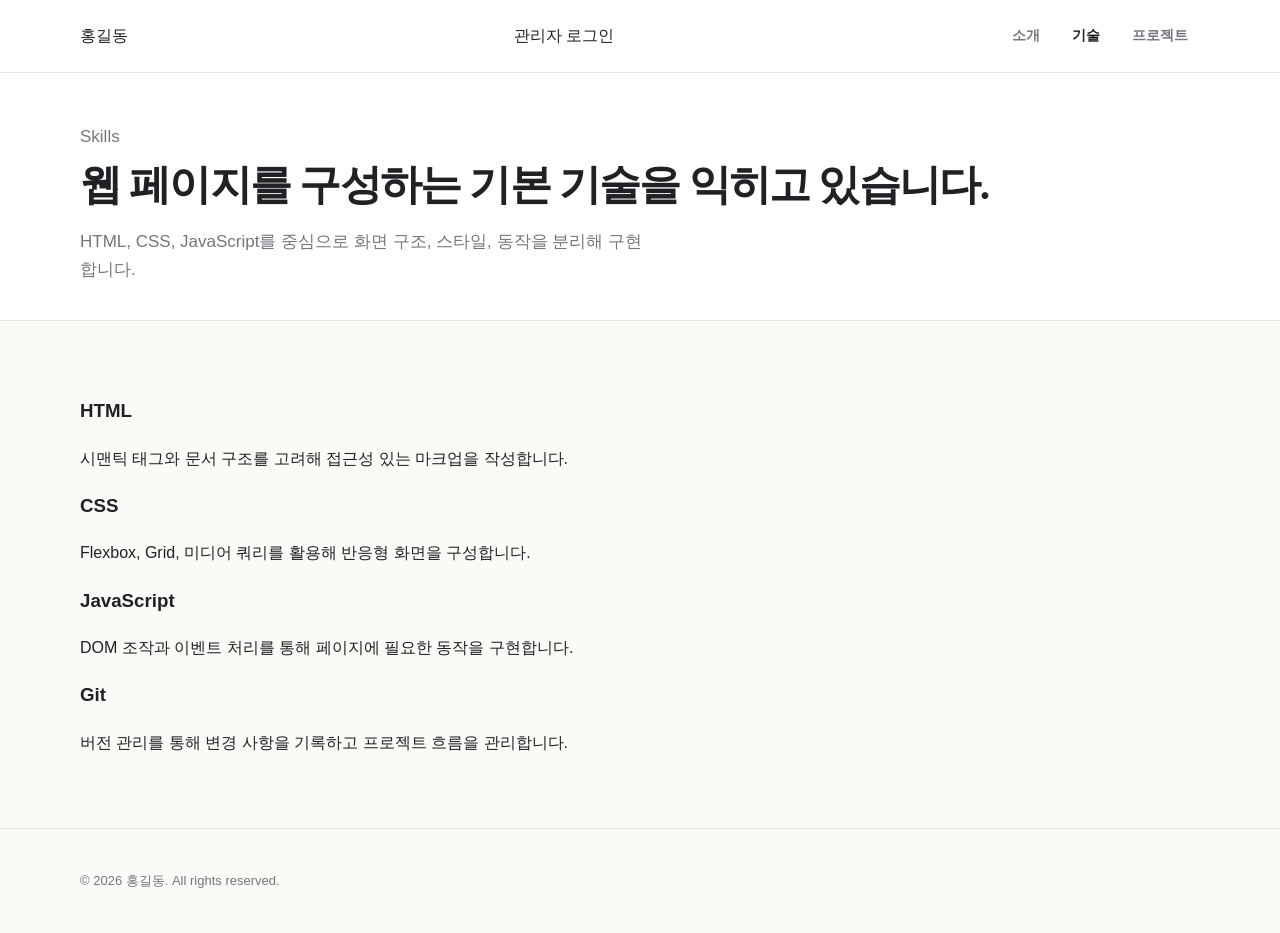
<file: skills.html>
<!DOCTYPE html>
<html lang="ko">
  <head>
    <meta charset="UTF-8" />
    <meta name="viewport" content="width=device-width, initial-scale=1.0" />
    <title>기술 | 홍길동</title>
    <link rel="stylesheet" href="css/style.css" />
  </head>
  <body>
    <header class="site-header">
      <div class="container header-inner">
        <a class="logo" href="index.html" aria-label="홈으로 이동">홍길동</a>
        <button class="menu-toggle" type="button" aria-label="메뉴 열기" aria-expanded="false">
          <span></span>
          <span></span>
          <span></span>
        </button>
        <nav class="site-nav" aria-label="주요 메뉴">
          <a href="about.html">소개</a>
          <a class="active" href="skills.html">기술</a>
          <a href="projects.html">프로젝트</a>
        </nav>
      </div>
    </header>

    <main>
      <section class="section page-hero">
        <div class="container page-panel">
          <p class="section-label">Skills</p>
          <h1>웹 페이지를 구성하는 기본 기술을 익히고 있습니다.</h1>
          <p>HTML, CSS, JavaScript를 중심으로 화면 구조, 스타일, 동작을 분리해 구현합니다.</p>
        </div>
      </section>

      <section class="section muted">
        <div class="container skill-grid">
          <article class="skill-card">
            <h3>HTML</h3>
            <p>시맨틱 태그와 문서 구조를 고려해 접근성 있는 마크업을 작성합니다.</p>
          </article>
          <article class="skill-card">
            <h3>CSS</h3>
            <p>Flexbox, Grid, 미디어 쿼리를 활용해 반응형 화면을 구성합니다.</p>
          </article>
          <article class="skill-card">
            <h3>JavaScript</h3>
            <p>DOM 조작과 이벤트 처리를 통해 페이지에 필요한 동작을 구현합니다.</p>
          </article>
          <article class="skill-card">
            <h3>Git</h3>
            <p>버전 관리를 통해 변경 사항을 기록하고 프로젝트 흐름을 관리합니다.</p>
          </article>
        </div>
      </section>
    </main>

    <footer class="site-footer">
      <div class="container">
        <p>&copy; 2026 홍길동. All rights reserved.</p>
      </div>
    </footer>

    <script src="js/main.js"></script>
  </body>
</html>
</file>
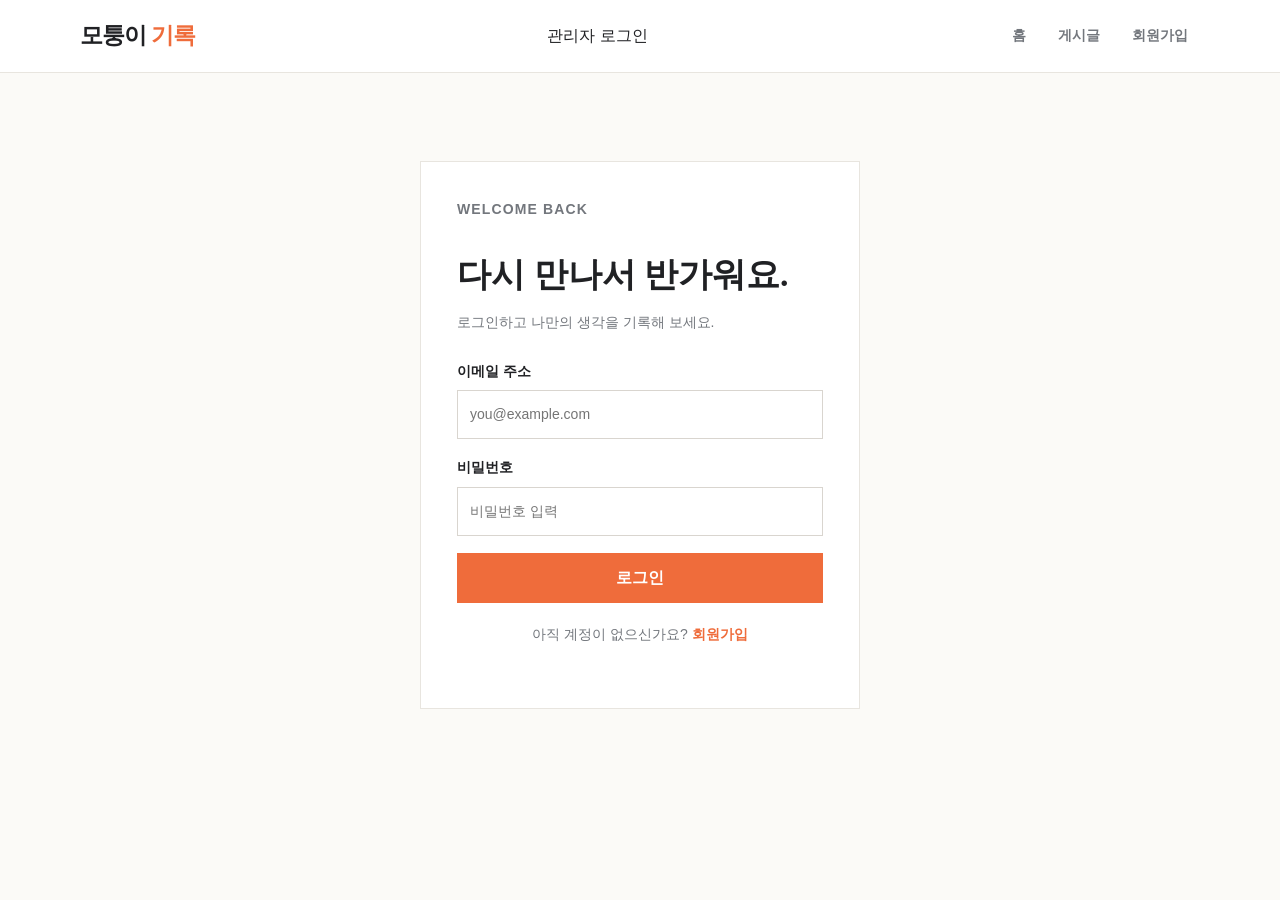
<file: write.html>
<!doctype html>
<html lang="ko">
<head><meta charset="UTF-8"><meta name="viewport" content="width=device-width,initial-scale=1"><title>글쓰기 | 모퉁이 기록</title><link rel="stylesheet" href="css/style.css"></head>
<body>
  <header class="site-header"><div class="container header-inner"><a class="brand" href="index.html">모퉁이 <span>기록</span></a><button class="menu-toggle" type="button" aria-label="메뉴 열기" aria-expanded="false">☰</button><nav class="site-nav"><a href="index.html">홈</a><a href="posts.html">게시글</a><a href="login.html">로그인</a><a class="nav-action" href="write.html">글쓰기</a></nav></div></header>
  <main class="writer-page">
    <section class="form-card writer-card"><p class="eyebrow" data-editor-kicker>NEW POST</p><h1 data-editor-title>새 글 작성</h1><p class="writer-intro">작성 중인 내용은 미리보기에서 바로 확인할 수 있습니다.</p>
      <form data-editor-form>
        <label class="field">카테고리<select name="category" required><option value="" selected disabled>카테고리를 선택하세요</option><option value="일상">일상</option><option value="자유">자유</option><option value="디자인">디자인</option><option value="사회">사회</option><option value="경제">경제</option><option value="문화">문화</option><option value="기술">기술</option><option value="여행">여행</option><option value="요리">요리</option><option value="배움">배움</option></select></label>
        <label class="field">제목<input name="title" type="text" required maxlength="120" placeholder="제목을 입력하세요"></label>
        <label class="field">내용<textarea name="content" rows="14" required placeholder="내용을 입력하세요"></textarea></label>
        <label class="field">대표 사진 <input name="image" type="file" accept="image/jpeg,image/png,image/gif,image/webp" data-image-input><small>JPG, PNG, GIF, WEBP · 최대 5MB</small></label>
        <div class="form-actions"><button class="button secondary-btn" type="button" data-preview-toggle>미리보기</button><button class="button" type="submit" data-submit-label>발행하기</button></div>
        <p class="form-message form-note" role="status"></p>
      </form>
    </section>
    <section class="post-preview" data-post-preview hidden aria-live="polite"><p class="eyebrow">PREVIEW</p><p class="post-preview-meta"></p><h2 class="post-preview-title">제목 미리보기</h2><img class="post-preview-image" data-preview-image alt="선택한 대표 사진" hidden><div class="post-preview-content">내용 미리보기</div></section>
  </main>
  <script src="js/main.js"></script><script src="js/editor.js"></script>
</body>
</html>
</file>
<file: css/style.css>
:root{--ink:#202124;--sub:#73777d;--line:#e8e5df;--cream:#fbfaf7;--paper:#fff;--orange:#ef6c3b;--blue:#293d4d;--tag:#f4f0e9}*{box-sizing:border-box}body{margin:0;background:var(--cream);color:var(--ink);font-family:"Noto Sans KR","Malgun Gothic",Arial,sans-serif;line-height:1.65}a{color:inherit;text-decoration:none}button,input,textarea{font:inherit}.container{width:min(1120px,calc(100% - 40px));margin:auto}.site-header{position:sticky;top:0;z-index:5;background:#fffffff0;backdrop-filter:blur(12px);border-bottom:1px solid var(--line)}.header-inner{height:72px;display:flex;align-items:center;justify-content:space-between;gap:24px}.brand{font-family:Georgia,serif;font-size:23px;font-weight:bold;letter-spacing:-1px}.brand span,.eyebrow,.post-meta,.text-link{color:var(--orange)}.site-nav{display:flex;gap:8px;align-items:center}.site-nav a{padding:8px 12px;color:var(--sub);font-size:14px;font-weight:bold}.site-nav a:hover,.site-nav a.active{color:var(--ink)}.nav-action{background:var(--ink);color:#fff!important;border-radius:6px}.menu-toggle{display:none}.hero{padding:76px 0 58px}.hero-grid{display:grid;grid-template-columns:1.35fr .65fr;gap:60px;align-items:end}.eyebrow{font-size:13px;font-weight:bold;letter-spacing:.08em;text-transform:uppercase;margin:0 0 14px}.hero h1{font-family:Georgia,"Noto Serif KR",serif;font-size:clamp(42px,6vw,70px);letter-spacing:-.055em;line-height:1.12;margin:0 0 22px}.hero p:not(.eyebrow),.page-hero p{color:var(--sub);max-width:570px;font-size:17px}.profile-summary{border-left:1px solid var(--line);padding-left:32px}.avatar{width:72px;height:72px;object-fit:cover;border-radius:50%;margin-bottom:14px}.profile-summary strong{display:block;font-size:18px}.profile-summary p{margin:5px 0 15px;font-size:14px!important}.text-link{font-weight:bold;font-size:14px}.section{padding:56px 0}.section-head{display:flex;justify-content:space-between;align-items:baseline;margin-bottom:24px}.section-title{margin:0;font-size:25px;letter-spacing:-.04em}.section-head a{color:var(--sub);font-size:14px}.post-grid{display:grid;grid-template-columns:repeat(3,1fr);gap:18px}.post-card{background:var(--paper);border:1px solid var(--line);padding:24px;min-height:255px;display:flex;flex-direction:column;transition:transform .2s}.post-card:hover{transform:translateY(-3px)}.post-meta{font-size:12px;font-weight:bold;margin:0 0 12px}.post-card h3{font-size:20px;letter-spacing:-.035em;line-height:1.35;margin:0 0 10px}.post-card p:not(.post-meta),.list-post p{color:var(--sub);font-size:14px;margin:0}.post-card .text-link{margin-top:auto;padding-top:18px}.newsletter{background:var(--blue);color:#fff;padding:40px;display:flex;justify-content:space-between;align-items:center;gap:32px}.newsletter h2{margin:0 0 5px;font-size:24px}.newsletter p{opacity:.75;margin:0;font-size:14px}.subscribe{display:flex;gap:8px;min-width:min(100%,360px)}.subscribe input{flex:1;border:0;padding:12px}.button{cursor:pointer;border:0;background:var(--orange);color:white;padding:12px 18px;font-weight:bold;white-space:nowrap}.site-footer{border-top:1px solid var(--line);color:var(--sub);padding:28px 0;font-size:13px}.footer-inner{display:flex;justify-content:space-between}.page-hero{border-bottom:1px solid var(--line);padding:50px 0 36px;background:#fff}.page-hero h1{font-family:Georgia,serif;font-size:42px;margin:0 0 8px;letter-spacing:-.04em}.page-hero p{margin:0}.content-layout{display:grid;grid-template-columns:minmax(0,1fr) 260px;gap:42px;padding:48px 0 72px}.post-list{display:grid}.list-post{display:grid;grid-template-columns:120px 1fr;gap:22px;border-bottom:1px solid var(--line);padding:24px 0}.list-date{color:var(--sub);font-size:13px}.list-post h2{font-size:23px;margin:0 0 7px;letter-spacing:-.04em}.sidebar{border-left:1px solid var(--line);padding-left:24px}.sidebar h3{margin:0 0 12px;font-size:15px}.sidebar a{display:block;color:var(--sub);font-size:14px;padding:7px 0}.tag{display:inline-block;background:var(--tag);padding:5px 10px;margin:0 5px 7px 0;font-size:12px}.article{background:#fff;padding:clamp(25px,5vw,64px)}.article-header{border-bottom:1px solid var(--line);margin-bottom:34px;padding-bottom:26px}.article-header h1{font-family:Georgia,serif;font-size:clamp(32px,5vw,52px);line-height:1.2;letter-spacing:-.05em;margin:8px 0 14px}.article-meta{color:var(--sub);font-size:14px}.article-body{max-width:720px;font-size:17px}.article-body h2{margin-top:40px;font-size:27px}.article-body p{margin-bottom:22px}.article-body blockquote{border-left:3px solid var(--orange);margin:28px 0;padding:8px 20px;color:var(--sub);font-size:19px}.auth-wrap{width:min(440px,calc(100% - 32px));margin:0 auto 70px;padding-top:88px}.auth-card,.form-card{background:#fff;border:1px solid var(--line);padding:36px}.auth-card h1,.form-card h1{font-family:Georgia,serif;font-size:34px;margin:0 0 8px}.auth-card>p{color:var(--sub);margin:0 0 26px;font-size:14px}.field{display:grid;gap:7px;margin-bottom:17px;font-size:14px;font-weight:bold}.field input,.field textarea{border:1px solid #d9d5cf;padding:12px;background:#fff;font-weight:normal}.field textarea{min-height:240px;resize:vertical}.form-note{color:var(--sub);font-size:13px;text-align:center;margin:20px 0 0}.full{width:100%}.profile-page{display:grid;grid-template-columns:200px 1fr;gap:36px;padding:54px 0 72px}.profile-card{text-align:center}.profile-card .avatar{width:128px;height:128px;margin:0 auto 15px}.profile-card h1{font-size:25px;margin:0}.profile-card p{color:var(--sub);margin:5px 0;font-size:14px}.stats{display:flex;gap:18px;justify-content:center;margin:20px 0;font-size:13px}.profile-posts h2{margin-top:0}.editor-wrap{width:min(820px,calc(100% - 32px));margin:46px auto 72px}.form-card{padding:42px}.form-card .field input{font-size:18px}.form-actions{display:flex;justify-content:flex-end;gap:8px;margin-top:25px}.secondary-btn{border:1px solid var(--line);background:#fff;color:var(--ink)}@media(max-width:720px){.container{width:min(100% - 28px,1120px)}.header-inner{height:60px}.menu-toggle{display:block;border:0;background:none;font-size:20px}.site-nav{display:none;position:absolute;top:60px;left:0;right:0;background:#fff;padding:10px 14px;border-bottom:1px solid var(--line);flex-direction:column;align-items:stretch}.site-nav.is-open{display:flex}.hero{padding:48px 0}.hero-grid,.content-layout,.profile-page{grid-template-columns:1fr;gap:28px}.profile-summary,.sidebar{border:0;padding:0}.post-grid{grid-template-columns:1fr}.newsletter{display:block;padding:28px}.subscribe{margin-top:20px}.list-post{grid-template-columns:1fr;gap:5px}.page-hero h1{font-size:34px}.article{padding:28px 20px}.auth-wrap{margin:38px auto}.form-card,.auth-card{padding:26px}.footer-inner{display:block}.footer-inner p+p{margin-top:6px}}
.blog-categories{display:flex;flex-wrap:wrap;gap:8px;margin-top:28px}.blog-categories a{border:1px solid var(--line);border-radius:999px;padding:6px 13px;background:var(--paper);font-size:13px;font-weight:bold}.blog-categories a:hover{border-color:var(--orange);color:var(--orange)}.profile-summary{border-left:1px solid var(--line);padding-left:32px}.profile-contact{background:#294f82;color:#fff;text-align:center;padding:38px 0 20px}.profile-contact-kicker{margin:0 0 5px;color:#b8d4f0;font-size:12px;font-weight:bold;letter-spacing:.12em}.profile-contact h2{margin:0;font-size:25px;line-height:1.4;letter-spacing:-.04em}.profile-contact-intro{margin:9px 0 22px;color:#d8e5f4;font-size:13px}.contact-links{display:grid;grid-template-columns:repeat(3,1fr);gap:10px}.contact-link{display:flex;align-items:center;justify-content:center;gap:10px;min-height:56px;border:1px solid #5274a2;border-radius:6px;color:#fff;text-align:left;transition:background .2s,border-color .2s}.contact-link:hover{background:#37639b;border-color:#91b4dc}.contact-icon{display:grid;place-items:center;width:25px;height:25px;border:1px solid #9bb9d8;border-radius:50%;color:#d8e5f4;font-size:14px;line-height:1}.contact-link b,.contact-link small{display:block}.contact-link b{font-size:12px}.contact-link small{color:#c6d9ed;font-size:10px;line-height:1.4}.contact-more{display:block;width:26px;margin:14px auto 0;color:#d8e5f4;font-size:25px;line-height:.7}.profile-contact + .site-footer{background:#fff}.site-footer .footer-inner{gap:18px}.site-footer .footer-inner span:last-child{font-size:12px}
@media(max-width:720px){.contact-links{grid-template-columns:1fr}.contact-link{justify-content:flex-start;padding:0 20px}.profile-contact{padding-top:32px}.site-footer .footer-inner span{display:block}}
.profile-page .profile-card{grid-column:1 / -1;max-width:520px;width:100%;margin:0 auto}.profile-page .profile-posts{grid-column:1 / -1}
.profile-page{display:flex;flex-direction:column;align-items:center}.profile-page .profile-posts{width:100%}
.post-actions{display:flex;align-items:center;gap:14px;margin-top:10px}.post-actions .post-delete{margin-top:0}
.archive-tools{display:flex;gap:8px;margin-bottom:20px}.archive-tools input,.archive-tools select{border:1px solid var(--line);background:#fff;padding:10px 12px;font:inherit}.archive-tools input[type=search]{flex:1}.pagination{display:flex;gap:6px;padding:24px 0}.pagination button{border:1px solid var(--line);background:#fff;padding:7px 11px;cursor:pointer}.pagination button.active{background:var(--ink);color:#fff}.comments{border-top:1px solid var(--line);margin-top:44px;padding-top:28px}.comments h2{font-size:22px}.comment{border-bottom:1px solid var(--line);padding:15px 0}.comment>div{display:flex;align-items:center;gap:10px}.comment small{color:var(--sub)}.comment p{white-space:pre-line}.comment button{margin-left:auto;border:0;background:none;color:var(--sub);cursor:pointer}.comments form{display:grid;gap:10px;margin-top:20px}.comments textarea{border:1px solid var(--line);padding:12px;resize:vertical}.comments .button{justify-self:end}.article-body{white-space:pre-line}
@media(max-width:720px){.archive-tools{display:grid}.comments .button{width:100%}}

.post-reactions{display:flex;flex-wrap:wrap;gap:8px;margin:24px 0}.post-reactions button{border:1px solid var(--line);border-radius:999px;background:#fff;color:var(--ink);padding:8px 13px;cursor:pointer;font-size:13px;font-weight:bold}.post-reactions button:hover{border-color:var(--orange);color:var(--orange)}.post-reactions .post-view-count{cursor:default;color:var(--sub);background:var(--cream)}
.article-footer{display:flex;align-items:center;flex-wrap:wrap;gap:12px}.article-footer .secondary-btn{margin-left:auto;border:1px solid #e85a5a;background:#fff4f4;color:#bf3030;border-radius:8px;padding:10px 14px;box-shadow:0 2px 7px rgba(191,48,48,.1)}.article-footer .secondary-btn:hover{background:#bf3030;color:#fff;border-color:#bf3030}
.article-footer .post-edit-button{margin-left:0;border-color:#cfd7e6;background:#fff;color:#34445f;box-shadow:none}.article-footer .post-edit-button:hover{background:#34445f;color:#fff;border-color:#34445f}.writer-page{width:min(900px,calc(100% - 32px));margin:46px auto 72px}.writer-card{max-width:820px;margin:auto}.writer-intro{margin:0 0 28px;color:var(--sub);font-size:14px}.post-preview{max-width:820px;margin:24px auto 0;padding:clamp(25px,5vw,54px);background:#fff;border:1px solid var(--line)}.post-preview h2{font-family:Georgia,"Noto Serif KR",serif;font-size:clamp(28px,4vw,42px);line-height:1.2;margin:8px 0 18px}.post-preview-meta{color:var(--sub);font-size:13px}.post-preview-content{white-space:pre-wrap;font-size:16px;line-height:1.9}.writer-card .form-actions{margin-top:26px}@media(max-width:720px){.writer-page{margin-top:28px}.writer-card{padding:24px}.article-footer .secondary-btn{margin-left:0}}
.profile-dashboard{align-items:start}.profile-initial{display:grid;place-items:center;width:112px;height:112px;margin:0 auto 15px;border-radius:50%;background:linear-gradient(135deg,#314463,#8ba4d3);color:#fff;font-size:38px;font-weight:bold}.profile-dashboard .profile-card{position:sticky;top:100px}.empty-state{padding:32px;border:1px dashed #ccd4e0;border-radius:10px;color:var(--sub);text-align:center}.profile-delete{border:0;background:none;color:#c0392b;cursor:pointer;padding:0;font:inherit;font-weight:bold}@media(max-width:720px){.profile-dashboard .profile-card{position:static}}
.password-settings{margin-top:20px;text-align:left;border-top:1px solid var(--line);padding-top:14px}.password-settings summary{cursor:pointer;color:var(--sub);font-size:13px;font-weight:bold}.password-settings form{display:grid;gap:9px;margin-top:14px}.password-settings label{display:grid;gap:4px;font-size:12px;font-weight:bold}.password-settings input{width:100%;border:1px solid var(--line);padding:9px;font-size:13px}.password-settings .button{margin-top:2px;padding:10px;font-size:13px}
.field select{border:1px solid #d9d5cf;padding:12px;background:#fff;font:inherit;font-weight:normal}
.field small{color:var(--sub);font-size:12px;font-weight:normal}.post-preview-image,.article-image{display:block;width:100%;height:auto;max-height:none;margin:20px 0;object-fit:contain;background:#f4f5f6;border-radius:10px}.article-image{max-width:720px}
.post-card-image{display:block;width:calc(100% + 48px);height:155px;margin:-24px -24px 17px;object-fit:cover;border-radius:9px 9px 0 0}.list-post-image{display:block;width:min(100%,360px);max-height:220px;margin:0 0 14px;object-fit:cover;border-radius:8px}@media(max-width:720px){.post-card-image{width:calc(100% + 52px);margin:-26px -26px 17px;height:180px}}

/* 관리자: 좌측 카테고리 / 우측 정보 패널 */
.admin-body{background:#f4f6fa}.admin-page{padding:42px 0 72px}.admin-heading{display:flex;align-items:end;justify-content:space-between;gap:24px;margin-bottom:28px}.admin-heading h1{margin:0;font-size:clamp(30px,4vw,42px);letter-spacing:-.055em}.admin-heading p:not(.eyebrow){margin:5px 0 0;color:var(--sub)}.admin-home-link{border:1px solid #d9dee8;background:#fff;border-radius:10px;padding:10px 14px;font-size:14px;font-weight:bold;white-space:nowrap}.admin-content{display:grid;grid-template-columns:240px minmax(0,1fr);gap:24px;align-items:start}.admin-sidebar{position:sticky;top:96px;background:#1d2638;color:#eff4ff;border-radius:16px;padding:18px;box-shadow:0 12px 30px rgba(26,39,62,.14)}.admin-sidebar-title{display:flex;align-items:center;gap:10px;border-bottom:1px solid rgba(255,255,255,.12);padding:5px 5px 17px}.admin-avatar{display:grid;place-items:center;width:36px;height:36px;border-radius:11px;background:#ff875d;color:#fff;font-weight:bold}.admin-sidebar-title strong,.admin-sidebar-title small{display:block}.admin-sidebar-title small{color:#aebbd0;font-size:11px}.admin-nav{display:grid;gap:4px;margin-top:17px}.admin-nav button{display:flex;align-items:center;gap:10px;width:100%;border:0;border-radius:9px;padding:11px 10px;background:transparent;color:#b9c4d5;cursor:pointer;text-align:left;font-size:14px;font-weight:bold}.admin-nav button:hover,.admin-nav button.is-active{background:#33425e;color:#fff}.admin-nav button span{width:18px;text-align:center;color:#91b4ff}.admin-nav button b{margin-left:auto;min-width:22px;padding:1px 6px;border-radius:999px;background:rgba(255,255,255,.13);font-size:11px;text-align:center}.admin-sidebar-note{border-top:1px solid rgba(255,255,255,.12);margin:18px 4px 2px;padding-top:15px;color:#9ba9c0;font-size:11px;line-height:1.55}.admin-main{min-width:0}.admin-panel{background:#fff;border:1px solid #e5eaf1;border-radius:16px;padding:clamp(20px,3vw,32px);box-shadow:0 7px 20px rgba(37,50,73,.05)}.admin-panel-heading{display:flex;align-items:flex-start;justify-content:space-between;gap:16px;margin-bottom:24px}.admin-panel-heading .eyebrow{margin-bottom:5px;font-size:11px}.admin-panel-heading h2{margin:0;font-size:26px;letter-spacing:-.045em}.admin-live-dot,.admin-count-badge{border-radius:999px;background:#ecf8f0;color:#247044;padding:5px 9px;font-size:12px;font-weight:bold;white-space:nowrap}.admin-live-dot::before{content:"";display:inline-block;width:6px;height:6px;margin-right:5px;border-radius:50%;background:#38b56a;vertical-align:middle}.admin-count-badge{background:#f0f3f9;color:#59667a}.admin-stats{display:grid;grid-template-columns:repeat(3,1fr);gap:14px}.admin-stats article{border:1px solid #e7ebf2;border-radius:12px;padding:20px;background:linear-gradient(145deg,#fff,#f8faff)}.admin-stats span,.admin-stats small{display:block;color:#778295;font-size:12px}.admin-stats strong{display:block;margin:5px 0;font-size:30px;letter-spacing:-.06em}.admin-welcome-card{display:flex;justify-content:space-between;gap:30px;align-items:center;margin-top:18px;padding:25px;border-radius:12px;background:#edf2ff;color:#233655}.admin-welcome-card .eyebrow{color:#6178ac;font-size:11px;margin-bottom:6px}.admin-welcome-card h3{margin:0 0 5px;font-size:18px}.admin-welcome-card p{margin:0;color:#62708a;font-size:13px}.admin-welcome-card>span{font-size:40px;color:#8ca7ed}.admin-table-wrap{overflow-x:auto;border:1px solid #edf0f5;border-radius:12px}.admin-table-wrap table{width:100%;border-collapse:collapse;min-width:620px}.admin-table-wrap th,.admin-table-wrap td{padding:14px 16px;border-bottom:1px solid #edf0f5;text-align:left;font-size:13px}.admin-table-wrap th{background:#f8f9fc;color:#778295;font-size:11px;letter-spacing:.04em;text-transform:uppercase}.admin-table-wrap tr:last-child td{border-bottom:0}.admin-table-wrap td:first-child{font-weight:bold}.admin-action{border:1px solid #d7deea;border-radius:7px;padding:6px 10px;background:#fff;color:#33425e;cursor:pointer;font-size:12px;font-weight:bold}.admin-action:hover{border-color:#ef6c3b;color:#d85a2d}@media(max-width:720px){.admin-page{padding-top:28px}.admin-heading{align-items:flex-start;flex-direction:column}.admin-content{grid-template-columns:1fr}.admin-sidebar{position:static;border-radius:12px}.admin-nav{grid-template-columns:repeat(2,1fr)}.admin-sidebar-note{display:none}.admin-stats{grid-template-columns:1fr}.admin-panel{padding:20px}.admin-welcome-card{align-items:flex-start}.admin-welcome-card>span{display:none}}
</file>
<file: frontend/css/style.css>
:root {
  --bg: #f4f6f8;
  --surface: #ffffff;
  --surface-soft: #eef3f6;
  --text: #17202a;
  --muted: #647180;
  --line: #d9e0e7;
  --primary: #147c89;
  --primary-dark: #0f5962;
  --accent: #d85f49;
  --shadow: 0 10px 28px rgba(23, 32, 42, 0.08);
}

* {
  box-sizing: border-box;
}

html {
  scroll-behavior: smooth;
}

body {
  margin: 0;
  background: var(--bg);
  color: var(--text);
  font-family: Arial, "Noto Sans KR", sans-serif;
  line-height: 1.55;
}

a {
  color: inherit;
  text-decoration: none;
}

img {
  display: block;
  max-width: 100%;
}

h1,
h2,
h3,
p {
  margin-top: 0;
  overflow-wrap: break-word;
}

.container {
  width: min(1080px, calc(100% - 32px));
  margin: 0 auto;
}

.narrow {
  max-width: 920px;
}

.section {
  padding: 48px 0;
  scroll-margin-top: 76px;
}

.site-header {
  position: sticky;
  top: 0;
  z-index: 10;
  background: rgba(255, 255, 255, 0.95);
  border-bottom: 1px solid var(--line);
  backdrop-filter: blur(12px);
}

.header-inner {
  display: flex;
  align-items: center;
  justify-content: space-between;
  min-height: 60px;
}

.logo {
  color: var(--primary-dark);
  font-size: 18px;
  font-weight: 900;
}

.site-nav {
  display: flex;
  align-items: center;
  gap: 4px;
}

.site-nav a {
  border-radius: 6px;
  color: var(--muted);
  font-size: 14px;
  font-weight: 800;
  padding: 8px 11px;
  transition: background 0.2s ease, color 0.2s ease;
}

.site-nav a:hover,
.site-nav a:focus-visible,
.site-nav a.active {
  background: var(--surface-soft);
  color: var(--primary-dark);
}

.menu-toggle {
  display: none;
  width: 38px;
  height: 38px;
  border: 1px solid var(--line);
  border-radius: 6px;
  background: var(--surface);
  cursor: pointer;
}

.menu-toggle span {
  display: block;
  width: 18px;
  height: 2px;
  margin: 4px auto;
  background: var(--text);
}

.hero {
  padding: 54px 0 42px;
}

.page-hero {
  padding: 42px 0 28px;
}

.hero-grid {
  display: grid;
  grid-template-columns: minmax(0, 1.35fr) 340px;
  gap: 28px;
  align-items: stretch;
}

.hero-content,
.profile-card,
.skill-card,
.project-card,
.contact-box {
  background: var(--surface);
  border: 1px solid var(--line);
  border-radius: 8px;
  box-shadow: var(--shadow);
}

.hero-content {
  display: flex;
  flex-direction: column;
  justify-content: center;
  padding: 34px;
}

.page-grid {
  display: grid;
  grid-template-columns: minmax(0, 1fr) 320px;
  gap: 20px;
  align-items: stretch;
}

.page-panel {
  background: var(--surface);
  border: 1px solid var(--line);
  border-radius: 8px;
  box-shadow: var(--shadow);
  padding: 30px;
}

.page-panel h1 {
  max-width: 820px;
}

.page-panel p:last-child {
  margin-bottom: 0;
  color: var(--muted);
}

.eyebrow,
.section-label {
  margin-bottom: 8px;
  color: var(--accent);
  font-size: 12px;
  font-weight: 900;
  letter-spacing: 0;
  text-transform: uppercase;
}

h1 {
  max-width: 720px;
  margin-bottom: 16px;
  font-size: clamp(34px, 5vw, 56px);
  line-height: 1.12;
}

h2 {
  margin-bottom: 12px;
  font-size: 28px;
  line-height: 1.22;
}

h3 {
  margin-bottom: 8px;
  font-size: 18px;
  line-height: 1.3;
}

.hero-description {
  max-width: 680px;
  margin-bottom: 0;
  color: var(--muted);
  font-size: 16px;
}

.hero-actions,
.contact-actions {
  display: flex;
  flex-wrap: wrap;
  gap: 8px;
  margin-top: 22px;
}

.button {
  display: inline-flex;
  align-items: center;
  justify-content: center;
  min-height: 38px;
  border: 1px solid transparent;
  border-radius: 6px;
  font-size: 14px;
  font-weight: 900;
  padding: 8px 14px;
  transition: transform 0.2s ease, background 0.2s ease, border-color 0.2s ease;
}

.button:hover,
.button:focus-visible {
  transform: translateY(-1px);
}

.button.primary {
  background: var(--primary);
  color: #ffffff;
}

.button.primary:hover,
.button.primary:focus-visible {
  background: var(--primary-dark);
}

.button.secondary {
  background: var(--surface);
  border-color: var(--line);
  color: var(--primary-dark);
}

.button.ghost {
  background: transparent;
  border-color: var(--primary);
  color: var(--primary-dark);
}

.profile-card {
  display: flex;
  flex-direction: column;
  align-items: center;
  justify-content: center;
  padding: 26px 22px;
  text-align: center;
}

.profile-image {
  width: 170px;
  height: 170px;
  margin: 0 auto 18px;
  border: 5px solid var(--surface-soft);
  border-radius: 50%;
  box-shadow: 0 12px 24px rgba(23, 32, 42, 0.15);
  object-fit: cover;
}

.profile-card h2 {
  margin-bottom: 6px;
  color: var(--primary-dark);
  font-size: 26px;
}

.profile-card > p {
  display: inline-flex;
  align-items: center;
  justify-content: center;
  min-height: 30px;
  margin-bottom: 18px;
  border-radius: 999px;
  background: var(--surface-soft);
  color: var(--primary-dark);
  font-size: 14px;
  font-weight: 900;
  padding: 5px 12px;
}

.profile-meta {
  display: grid;
  width: 100%;
  gap: 8px;
  margin: 0;
  padding: 0;
  list-style: none;
  text-align: left;
}

.profile-meta li {
  border: 1px solid var(--line);
  border-radius: 6px;
  background: #fbfcfd;
  color: var(--text);
  font-size: 14px;
  font-weight: 700;
  padding: 9px 10px;
}

.narrow p,
.skill-card p,
.project-card p,
.section-heading p,
.contact-box p {
  color: var(--muted);
}

.narrow p {
  margin-bottom: 10px;
}

.muted {
  background: var(--surface-soft);
}

.section-heading {
  display: flex;
  align-items: end;
  justify-content: space-between;
  gap: 20px;
  margin-bottom: 18px;
}

.section-heading h2 {
  margin-bottom: 0;
}

.section-heading p {
  max-width: 440px;
  margin-bottom: 0;
  font-size: 15px;
}

.skill-grid,
.project-grid {
  display: grid;
  gap: 12px;
}

.content-list {
  display: grid;
  gap: 12px;
}

.skill-grid {
  grid-template-columns: repeat(4, minmax(0, 1fr));
}

.project-grid {
  grid-template-columns: repeat(3, minmax(0, 1fr));
}

.skill-card,
.project-card {
  padding: 18px;
  transition: transform 0.2s ease, border-color 0.2s ease;
}

.skill-card:hover,
.project-card:hover {
  border-color: rgba(20, 124, 137, 0.42);
  transform: translateY(-2px);
}

.skill-card p,
.project-card p {
  margin-bottom: 0;
  font-size: 14px;
}

.project-card {
  display: flex;
  flex-direction: column;
  min-height: 215px;
}

.project-tags {
  display: flex;
  flex-wrap: wrap;
  gap: 6px;
  margin: 14px 0 18px;
  padding: 0;
  list-style: none;
}

.project-tags li {
  border-radius: 999px;
  background: var(--surface-soft);
  color: var(--primary-dark);
  font-size: 12px;
  font-weight: 900;
  padding: 4px 9px;
}

.project-card .button {
  align-self: flex-start;
  margin-top: auto;
}

.contact-section {
  padding-top: 28px;
}

.contact-box {
  padding: 30px;
}

.contact-box h2 {
  max-width: 720px;
  margin-bottom: 10px;
}

.contact-box p {
  margin-bottom: 0;
}

.contact-message {
  min-height: 22px;
  margin: 14px 0 0;
  color: var(--primary-dark);
  font-weight: 900;
}

.site-footer {
  border-top: 1px solid var(--line);
  padding: 20px 0;
  color: var(--muted);
  font-size: 14px;
  text-align: center;
}

.site-footer p {
  margin-bottom: 0;
}

@media (max-width: 900px) {
  .section {
    padding: 38px 0;
  }

  .hero {
    padding: 40px 0 34px;
  }

  .hero-grid {
    grid-template-columns: 1fr;
  }

  .page-grid {
    grid-template-columns: 1fr;
  }

  .hero-content {
    padding: 28px;
  }

  .section-heading {
    display: block;
  }

  .section-heading p {
    margin-top: 6px;
  }

  .skill-grid,
  .project-grid {
    grid-template-columns: repeat(2, minmax(0, 1fr));
  }
}

@media (max-width: 680px) {
  .container {
    width: min(100% - 24px, 1080px);
  }

  .header-inner {
    min-height: 56px;
  }

  .menu-toggle {
    display: block;
  }

  .site-nav {
    position: absolute;
    top: 56px;
    right: 12px;
    left: 12px;
    display: none;
    flex-direction: column;
    align-items: stretch;
    gap: 3px;
    padding: 8px;
    background: var(--surface);
    border: 1px solid var(--line);
    border-radius: 8px;
    box-shadow: var(--shadow);
  }

  .site-nav.is-open {
    display: flex;
  }

  .site-nav a {
    padding: 10px;
  }

  .section {
    padding: 32px 0;
    scroll-margin-top: 64px;
  }

  .hero {
    padding: 28px 0;
  }

  .page-hero {
    padding: 26px 0 18px;
  }

  .hero-content,
  .page-panel,
  .profile-card,
  .contact-box {
    padding: 22px;
  }

  h1 {
    font-size: 34px;
  }

  h2 {
    font-size: 24px;
  }

  .hero-description {
    font-size: 15px;
  }

  .profile-image {
    width: 148px;
    height: 148px;
  }

  .skill-grid,
  .project-grid {
    grid-template-columns: 1fr;
  }

  .button {
    width: 100%;
  }
}
</file>
<file: css/auth-fix.css>
.auth-card button[type="submit"] {
  scroll-margin-top: 84px;
}

@media (max-width: 720px) {
  .auth-wrap {
    margin: 0 auto 44px;
    padding-top: 72px;
  }
}
</file>
<file: css/editor-fix.css>
.post-preview {
  border-top: 1px solid var(--line);
  margin-top: 36px;
  padding-top: 32px;
  scroll-margin-top: 88px;
}

.post-preview-meta {
  color: var(--sub);
  font-size: 13px;
  font-weight: bold;
  margin: 0 0 8px;
}

.post-preview-title {
  font-family: Georgia, serif;
  font-size: clamp(28px, 5vw, 44px);
  line-height: 1.2;
  margin: 0 0 24px;
}

.post-preview-content {
  color: var(--sub);
  font-size: 17px;
  line-height: 1.9;
  white-space: pre-wrap;
}

.post-delete {
  align-self: flex-start;
  border: 0;
  background: transparent;
  color: var(--sub);
  cursor: pointer;
  font-size: 13px;
  margin-top: 12px;
  padding: 0;
}

.post-delete:hover {
  color: #c0392b;
}
</file>
